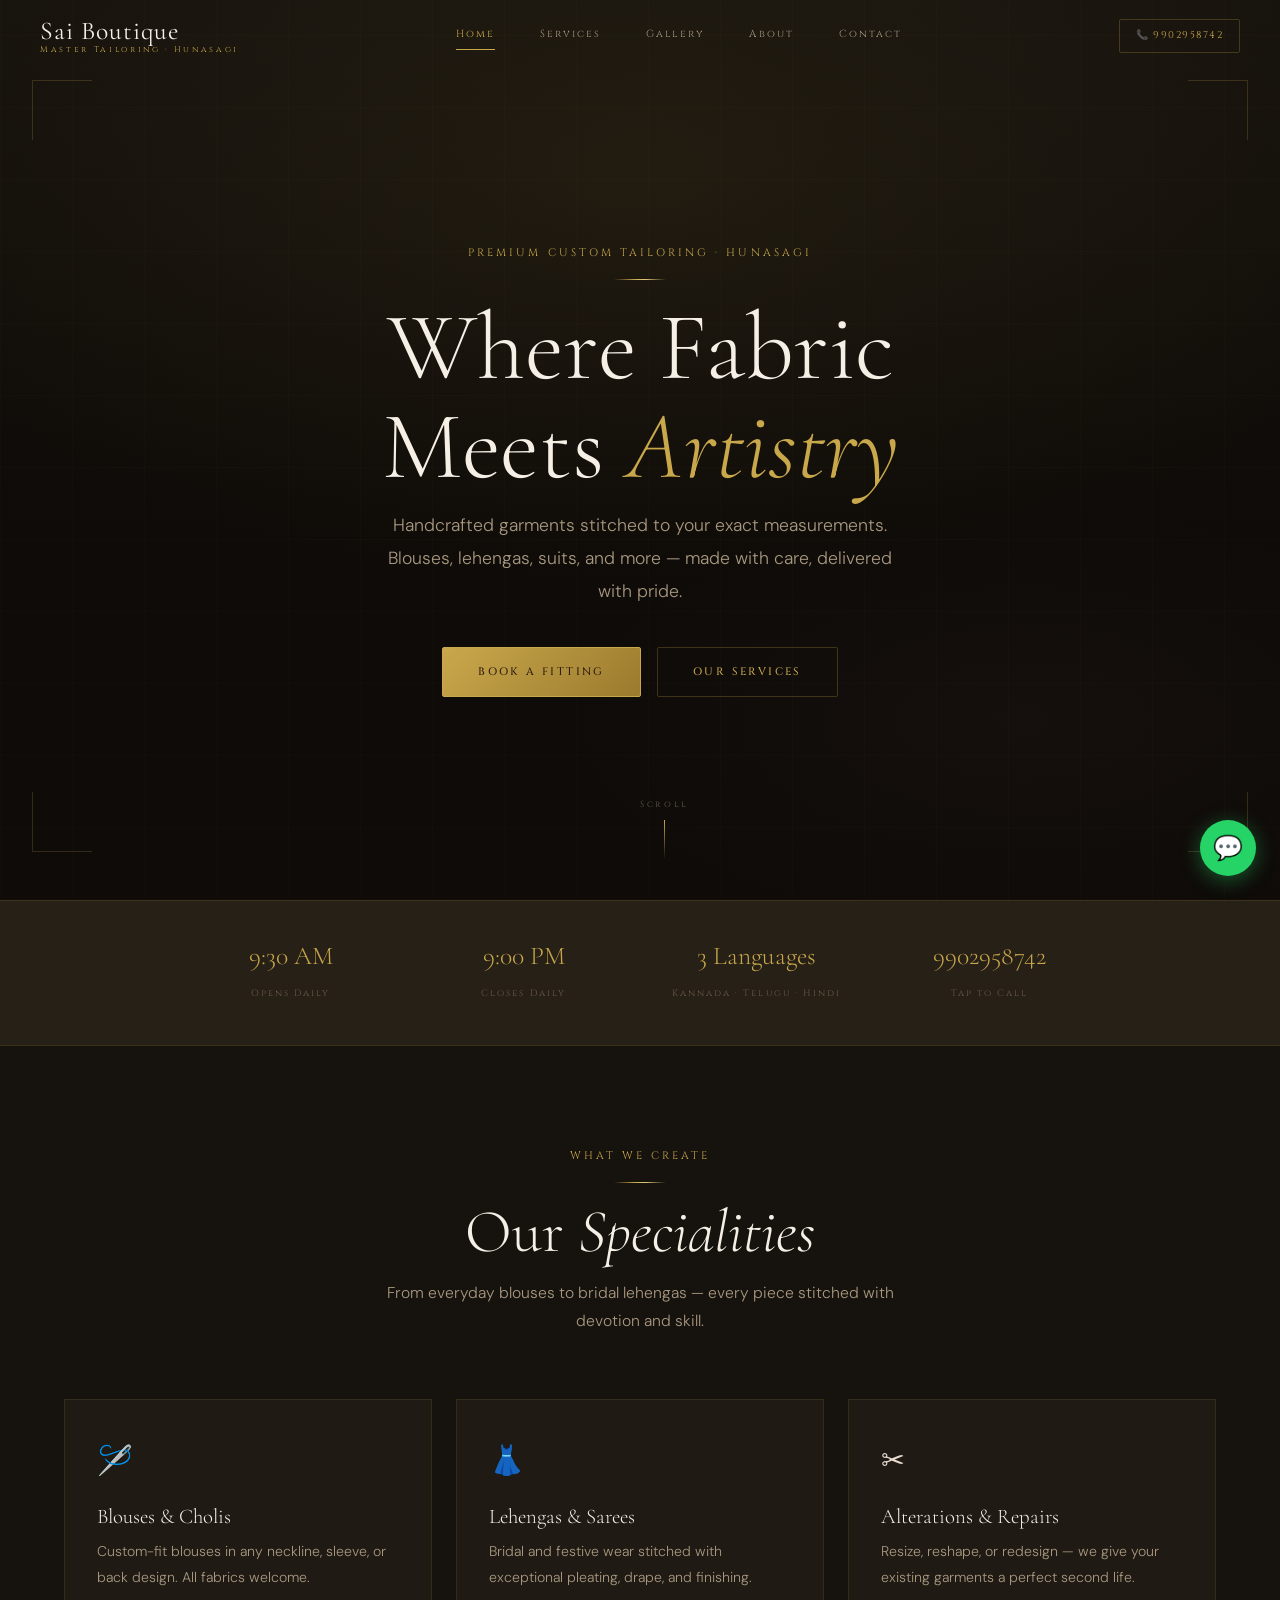
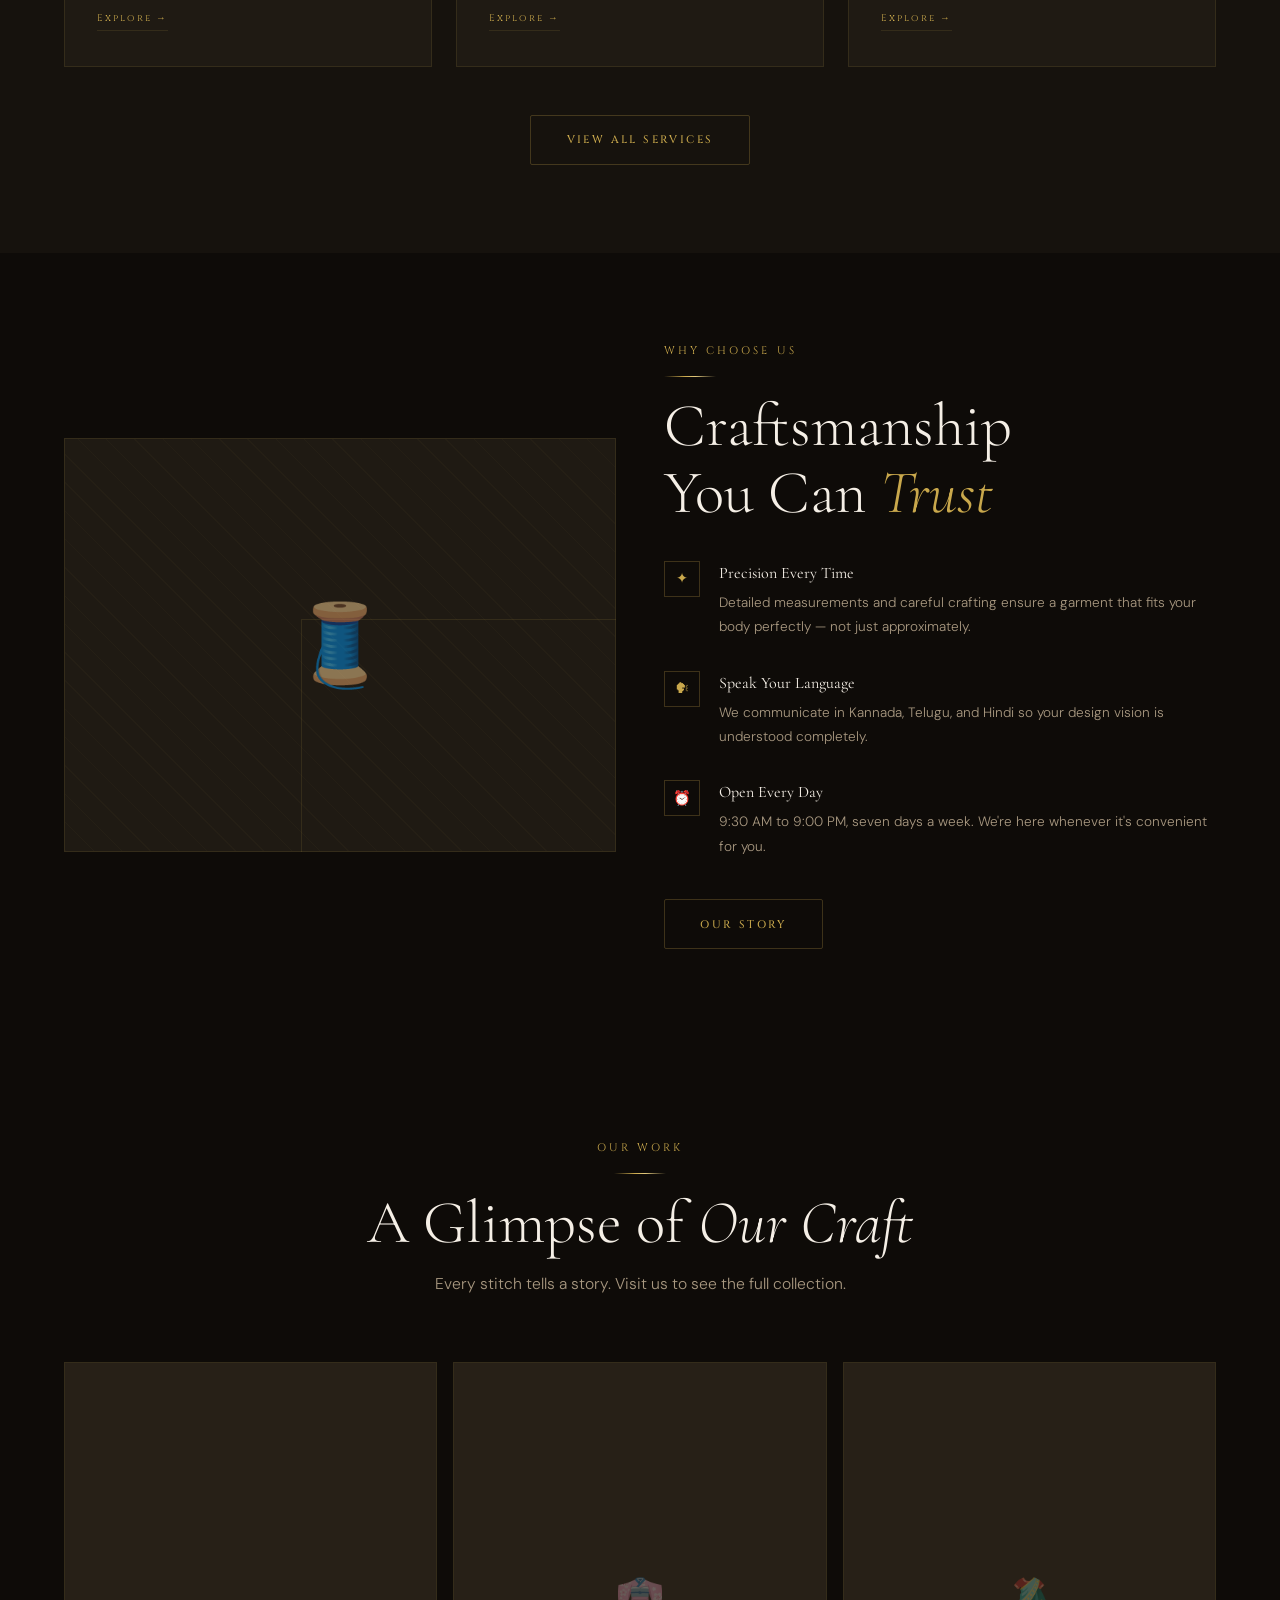
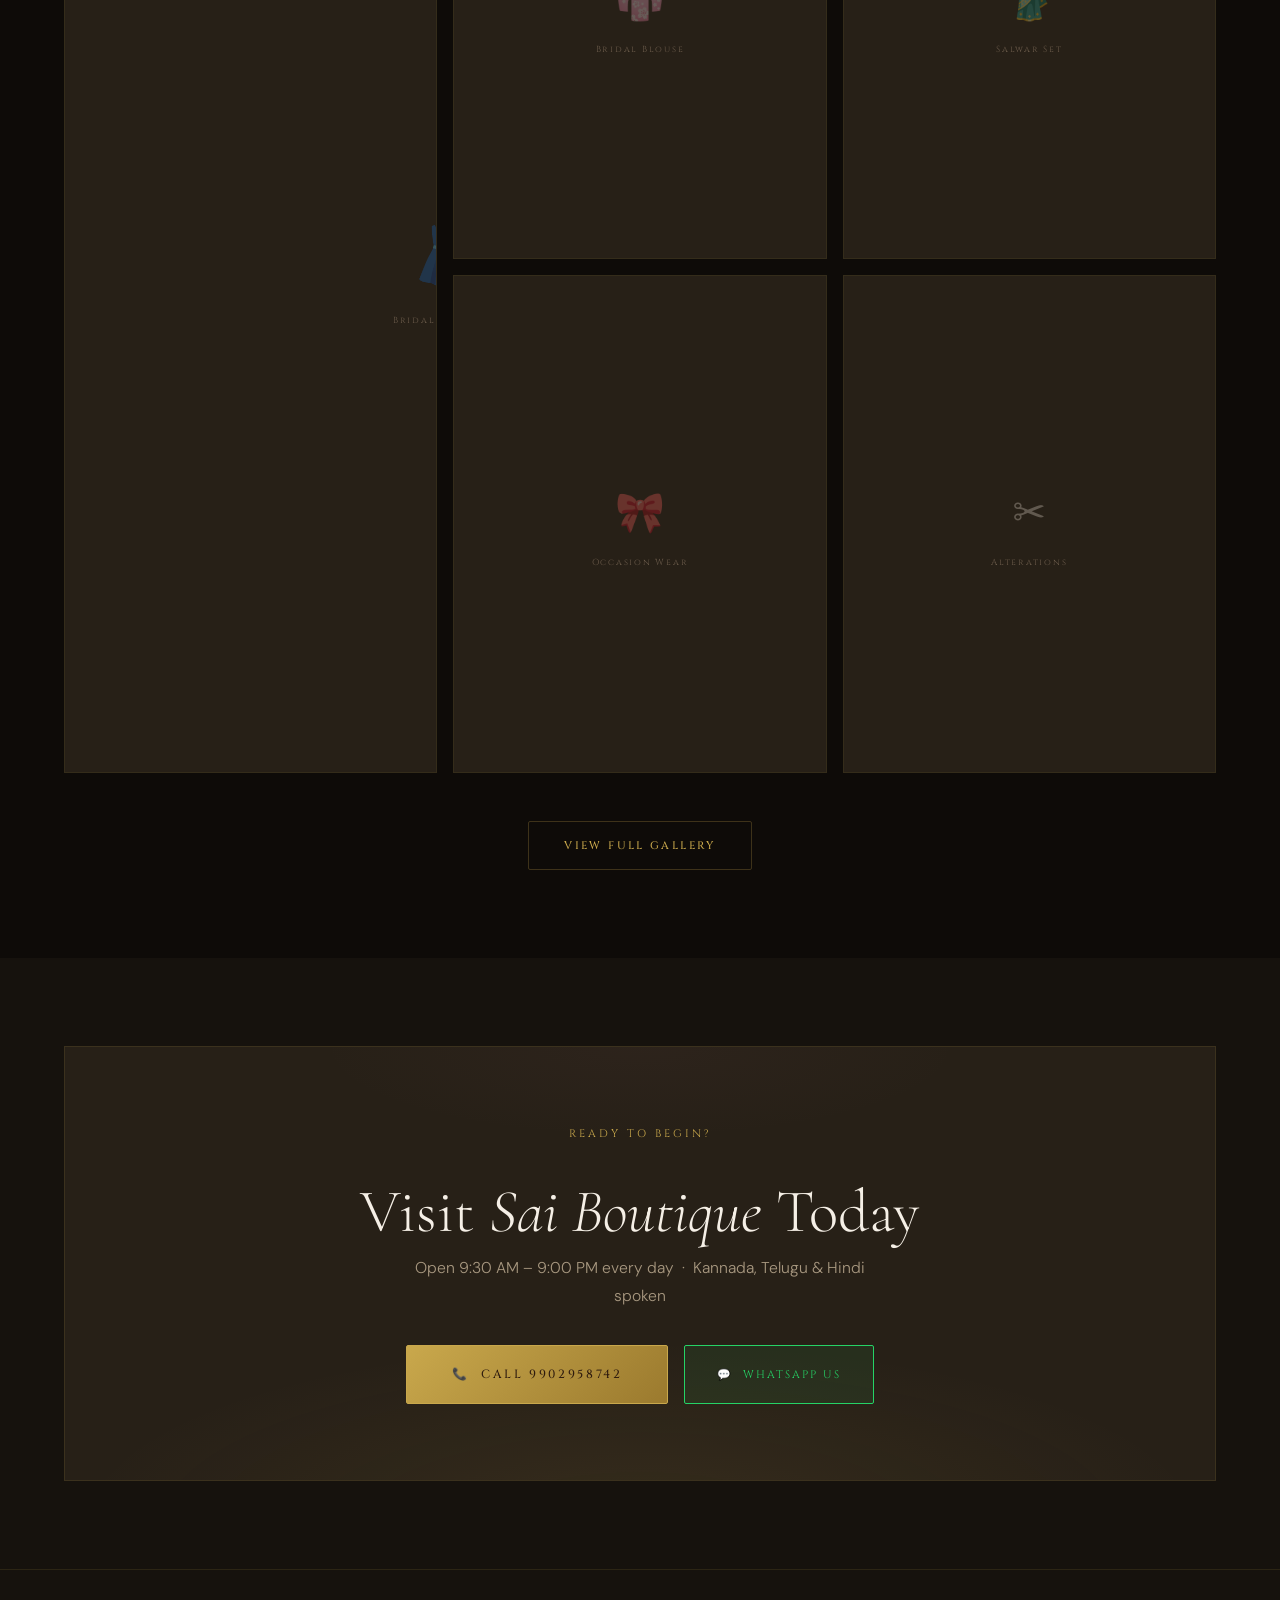
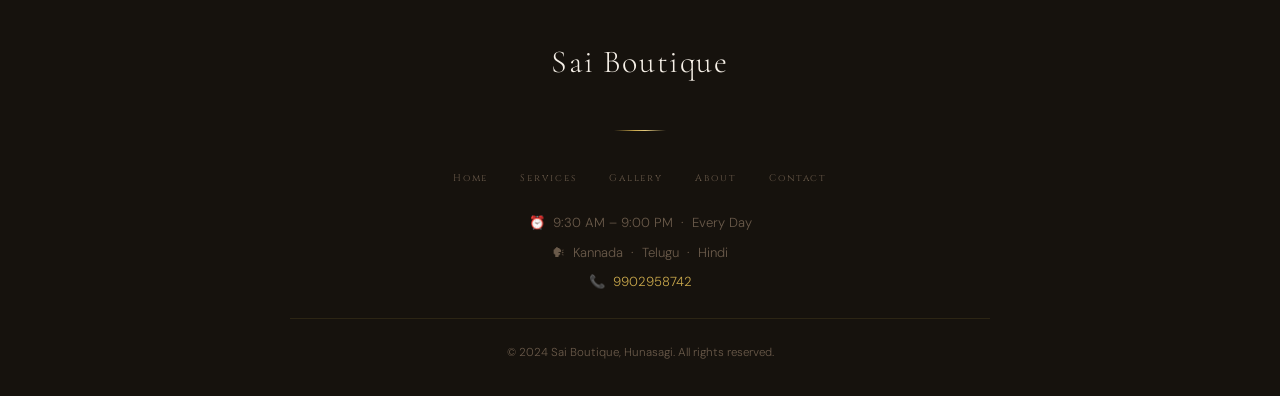
<file: index.html>
<!DOCTYPE html>
<html lang="en">
<head>
  <meta charset="UTF-8" />
  <meta name="viewport" content="width=device-width, initial-scale=1.0" />
  <title>Sai Boutique — Premium Tailoring, Hunasagi</title>
  <meta name="description" content="Sai Boutique — custom tailoring for blouses, lehengas, suits & more in Hunasagi. Open 9:30 AM–9 PM. Call 9902958742. Kannada, Telugu & Hindi spoken." />
  <link rel="stylesheet" href="assets/css/design-system.css" />
  <link rel="stylesheet" href="assets/css/components.css" />
  <style>

    /* ── HERO ─────────────────────────────────────── */
    .hero {
      position: relative;
      min-height: 100svh;
      display: flex;
      align-items: center;
      justify-content: center;
      text-align: center;
      padding: calc(var(--nav-height) + 3rem) var(--gutter) 5rem;
      overflow: hidden;
    }
    .hero__bg {
      position: absolute; inset: 0;
      background:
        radial-gradient(ellipse 100% 70% at 50% 20%, rgba(201,168,76,0.08) 0%, transparent 65%),
        radial-gradient(ellipse 60% 40% at 80% 80%, rgba(154,96,112,0.05) 0%, transparent 60%),
        linear-gradient(180deg, var(--bg-secondary) 0%, var(--bg-primary) 60%);
    }
    .hero__grid {
      position: absolute; inset: 0;
      background-image:
        repeating-linear-gradient(0deg,   rgba(201,168,76,0.02) 0, rgba(201,168,76,0.02) 1px, transparent 0, transparent 72px),
        repeating-linear-gradient(90deg,  rgba(201,168,76,0.02) 0, rgba(201,168,76,0.02) 1px, transparent 0, transparent 72px);
    }
    .hero__corner {
      position: absolute;
      width: 60px; height: 60px;
      border-color: rgba(201,168,76,0.2);
      border-style: solid;
    }
    .hero__corner--tl { top: 5rem; left: 2rem; border-width: 1px 0 0 1px; }
    .hero__corner--tr { top: 5rem; right: 2rem; border-width: 1px 1px 0 0; }
    .hero__corner--bl { bottom: 3rem; left: 2rem; border-width: 0 0 1px 1px; }
    .hero__corner--br { bottom: 3rem; right: 2rem; border-width: 0 1px 1px 0; }

    .hero__content {
      position: relative;
      z-index: 1;
      max-width: 800px;
    }

    /* Staggered hero animations */
    .hero__eyebrow {
      animation: fadeUp 0.9s 0.15s var(--ease-out) both;
    }
    .hero__rule    { animation: fadeUp 0.9s 0.25s var(--ease-out) both; }
    .hero__heading { animation: fadeUp 0.9s 0.35s var(--ease-out) both; margin: 1.2rem 0 0.8rem; }
    .hero__sub     { animation: fadeUp 0.9s 0.5s var(--ease-out) both; }
    .hero__actions { animation: fadeUp 0.9s 0.65s var(--ease-out) both; margin-top: 2.5rem; }
    .hero__scroll  { animation: fadeUp 0.9s 0.8s var(--ease-out) both; }

    @keyframes fadeUp {
      from { opacity: 0; transform: translateY(30px); }
      to   { opacity: 1; transform: translateY(0); }
    }

    .hero__sub {
      font-size: clamp(0.95rem, 2.5vw, 1.1rem);
      color: var(--text-secondary);
      max-width: 520px;
      margin-inline: auto;
      line-height: 1.85;
    }
    .hero__actions {
      display: flex;
      gap: 1rem;
      justify-content: center;
      flex-wrap: wrap;
    }
    .hero__scroll-indicator {
      position: absolute;
      bottom: 2.5rem;
      left: 50%;
      transform: translateX(-50%);
      display: flex;
      flex-direction: column;
      align-items: center;
      gap: 0.5rem;
      animation: fadeUp 0.9s 0.8s var(--ease-out) both;
    }
    .hero__scroll-text {
      font-family: var(--font-label);
      font-size: 0.55rem;
      letter-spacing: 0.3em;
      color: var(--text-muted);
    }
    .hero__scroll-line {
      width: 1px;
      height: 40px;
      background: linear-gradient(180deg, var(--gold), transparent);
      animation: scrollLine 1.8s 1.5s ease-in-out infinite;
    }
    @keyframes scrollLine {
      0%   { transform: scaleY(0); transform-origin: top; opacity: 1; }
      50%  { transform: scaleY(1); transform-origin: top; opacity: 1; }
      51%  { transform: scaleY(1); transform-origin: bottom; }
      100% { transform: scaleY(0); transform-origin: bottom; opacity: 0; }
    }

    /* ── GALLERY PREVIEW (homepage) ──────────────── */
    .gallery-preview {
      display: grid;
      grid-template-columns: repeat(2, 1fr);
      gap: 1rem;
    }
    @media (min-width: 768px) { .gallery-preview { grid-template-columns: repeat(3, 1fr); } }

    .gallery-preview__item {
      position: relative;
      overflow: hidden;
      background: var(--bg-surface);
      border: 1px solid var(--border);
      cursor: pointer;
    }
    .gallery-preview__item:first-child {
      grid-column: 1 / -1;
    }
    @media (min-width: 768px) {
      .gallery-preview__item:first-child { grid-column: 1 / 2; grid-row: 1 / 3; }
    }
    .gallery-preview__inner {
      aspect-ratio: 3/4;
      display: flex; align-items: center; justify-content: center;
      flex-direction: column; gap: 0.5rem;
      font-size: 2rem;
      transition: transform 0.6s var(--ease-out);
      background: var(--bg-elevated);
    }
    .gallery-preview__item:first-child .gallery-preview__inner { aspect-ratio: 3/2; }
    @media (min-width: 768px) {
      .gallery-preview__item:first-child .gallery-preview__inner { aspect-ratio: 3/4; height: 100%; }
    }
    .gallery-preview__item:hover .gallery-preview__inner { transform: scale(1.04); }
    .gallery-preview__label {
      font-family: var(--font-label);
      font-size: 0.55rem;
      letter-spacing: 0.2em;
      color: var(--text-muted);
    }
    .gallery-preview__overlay {
      position: absolute; inset: 0;
      background: rgba(14,11,8,0.55);
      display: flex; align-items: center; justify-content: center;
      opacity: 0; transition: opacity var(--transition);
    }
    .gallery-preview__overlay span {
      font-family: var(--font-label);
      font-size: 0.62rem;
      letter-spacing: 0.25em;
      color: var(--gold-light);
      border-bottom: 1px solid var(--gold-medium);
      padding-bottom: 2px;
    }
    .gallery-preview__item:hover .gallery-preview__overlay { opacity: 1; }
  </style>
</head>
<body>

  <!-- ══ NAVBAR ══ -->
  <nav class="navbar" id="navbar">
    <div class="navbar__inner">
      <a href="index.html" class="navbar__logo">
        <span class="navbar__logo-name">Sai Boutique</span>
        <span class="navbar__logo-sub">Master Tailoring · Hunasagi</span>
      </a>
      <nav class="navbar__links">
        <a href="index.html" class="is-active">Home</a>
        <a href="services.html">Services</a>
        <a href="gallery.html">Gallery</a>
        <a href="about.html">About</a>
        <a href="contact.html">Contact</a>
      </nav>
      <a href="tel:9902958742" class="navbar__phone">📞 9902958742</a>
      <button class="navbar__hamburger" aria-label="Open menu">
        <span></span><span></span><span></span>
      </button>
    </div>
  </nav>

  <!-- ══ MOBILE NAV ══ -->
  <div class="mobile-nav" aria-hidden="true">
    <a href="index.html" class="mobile-nav__link">Home</a>
    <a href="services.html" class="mobile-nav__link">Services</a>
    <a href="gallery.html" class="mobile-nav__link">Gallery</a>
    <a href="about.html" class="mobile-nav__link">About</a>
    <a href="contact.html" class="mobile-nav__link">Contact</a>
    <div class="mobile-nav__footer">
      <div class="t-label" style="margin-bottom:0.6rem;font-size:0.55rem;">Call Us Now</div>
      <a href="tel:9902958742" class="mobile-nav__footer-phone">9902958742</a>
      <div class="mobile-nav__footer-hours">9:30 AM – 9:00 PM &nbsp;·&nbsp; Every Day</div>
    </div>
  </div>

  <!-- ══ HERO ══ -->
  <section class="hero">
    <div class="hero__bg"></div>
    <div class="hero__grid"></div>
    <div class="hero__corner hero__corner--tl"></div>
    <div class="hero__corner hero__corner--tr"></div>
    <div class="hero__corner hero__corner--bl"></div>
    <div class="hero__corner hero__corner--br"></div>

    <div class="hero__content">
      <p class="t-label hero__eyebrow">Premium Custom Tailoring · Hunasagi</p>
      <span class="gold-rule hero__rule"></span>
      <h1 class="hero__heading">
        Where Fabric<br>
        Meets <em style="color:var(--gold);">Artistry</em>
      </h1>
      <p class="hero__sub">
        Handcrafted garments stitched to your exact measurements. Blouses, lehengas, suits, and more — made with care, delivered with pride.
      </p>
      <div class="hero__actions">
        <a href="contact.html" class="btn btn--primary"><span>Book a Fitting</span></a>
        <a href="services.html" class="btn btn--outline"><span>Our Services</span></a>
      </div>
    </div>

    <div class="hero__scroll-indicator">
      <span class="hero__scroll-text">Scroll</span>
      <div class="hero__scroll-line"></div>
    </div>
  </section>

  <!-- ══ TRUST STRIP ══ -->
  <div class="trust-strip reveal">
    <div class="trust-strip__grid">
      <div class="trust-item">
        <span class="trust-item__value">9:30 AM</span>
        <span class="trust-item__label">Opens Daily</span>
      </div>
      <div class="trust-item">
        <span class="trust-item__value">9:00 PM</span>
        <span class="trust-item__label">Closes Daily</span>
      </div>
      <div class="trust-item">
        <span class="trust-item__value">3 Languages</span>
        <span class="trust-item__label">Kannada · Telugu · Hindi</span>
      </div>
      <div class="trust-item">
        <a href="tel:9902958742" style="text-decoration:none;">
          <span class="trust-item__value" style="color:var(--gold);">9902958742</span>
          <span class="trust-item__label">Tap to Call</span>
        </a>
      </div>
    </div>
  </div>

  <!-- ══ SERVICES TEASER ══ -->
  <section class="section section--dark">
    <div class="container">
      <div class="section-head reveal">
        <p class="t-label">What We Create</p>
        <span class="gold-rule"></span>
        <h2>Our <em>Specialities</em></h2>
        <p>From everyday blouses to bridal lehengas — every piece stitched with devotion and skill.</p>
      </div>
      <div class="services-grid">
        <div class="service-card reveal reveal-delay-1">
          <span class="service-card__icon">🪡</span>
          <h3>Blouses & Cholis</h3>
          <p>Custom-fit blouses in any neckline, sleeve, or back design. All fabrics welcome.</p>
          <a href="services.html" class="service-card__link">Explore →</a>
        </div>
        <div class="service-card reveal reveal-delay-2">
          <span class="service-card__icon">👗</span>
          <h3>Lehengas & Sarees</h3>
          <p>Bridal and festive wear stitched with exceptional pleating, drape, and finishing.</p>
          <a href="services.html" class="service-card__link">Explore →</a>
        </div>
        <div class="service-card reveal reveal-delay-3">
          <span class="service-card__icon">✂️</span>
          <h3>Alterations & Repairs</h3>
          <p>Resize, reshape, or redesign — we give your existing garments a perfect second life.</p>
          <a href="services.html" class="service-card__link">Explore →</a>
        </div>
      </div>
      <div style="text-align:center;margin-top:3rem;" class="reveal">
        <a href="services.html" class="btn btn--outline"><span>View All Services</span></a>
      </div>
    </div>
  </section>

  <!-- ══ WHY CHOOSE US ══ -->
  <section class="section">
    <div class="container">
      <div class="split-layout">
        <div class="split-layout__visual reveal">
          <div class="split-layout__image-box">
            <span style="position:relative;z-index:1;font-size:5rem;opacity:0.5;">🧵</span>
          </div>
          <div class="split-layout__accent"></div>
        </div>
        <div class="reveal reveal-delay-2">
          <p class="t-label">Why Choose Us</p>
          <span class="gold-rule gold-rule--left"></span>
          <h2>Craftsmanship<br>You Can <em style="color:var(--gold);">Trust</em></h2>
          <div class="why-list">
            <div class="why-item">
              <div class="why-item__icon">✦</div>
              <div>
                <h4>Precision Every Time</h4>
                <p>Detailed measurements and careful crafting ensure a garment that fits your body perfectly — not just approximately.</p>
              </div>
            </div>
            <div class="why-item">
              <div class="why-item__icon">🗣</div>
              <div>
                <h4>Speak Your Language</h4>
                <p>We communicate in Kannada, Telugu, and Hindi so your design vision is understood completely.</p>
              </div>
            </div>
            <div class="why-item">
              <div class="why-item__icon">⏰</div>
              <div>
                <h4>Open Every Day</h4>
                <p>9:30 AM to 9:00 PM, seven days a week. We're here whenever it's convenient for you.</p>
              </div>
            </div>
          </div>
          <div style="margin-top:2.5rem;">
            <a href="about.html" class="btn btn--outline"><span>Our Story</span></a>
          </div>
        </div>
      </div>
    </div>
  </section>

  <!-- ══ GALLERY PREVIEW ══ -->
  <section class="section">
    <div class="container">
      <div class="section-head reveal">
        <p class="t-label">Our Work</p>
        <span class="gold-rule"></span>
        <h2>A Glimpse of <em>Our Craft</em></h2>
        <p>Every stitch tells a story. Visit us to see the full collection.</p>
      </div>
      <div class="gallery-preview reveal">
        <a href="gallery.html" class="gallery-preview__item">
          <div class="gallery-preview__inner">
            <span style="font-size:3.5rem;opacity:0.3;">👗</span>
            <span class="gallery-preview__label">Bridal Lehenga</span>
          </div>
          <div class="gallery-preview__overlay"><span>View Gallery</span></div>
        </a>
        <a href="gallery.html" class="gallery-preview__item">
          <div class="gallery-preview__inner">
            <span style="font-size:2.5rem;opacity:0.3;">👘</span>
            <span class="gallery-preview__label">Bridal Blouse</span>
          </div>
          <div class="gallery-preview__overlay"><span>View</span></div>
        </a>
        <a href="gallery.html" class="gallery-preview__item">
          <div class="gallery-preview__inner">
            <span style="font-size:2.5rem;opacity:0.3;">🥻</span>
            <span class="gallery-preview__label">Salwar Set</span>
          </div>
          <div class="gallery-preview__overlay"><span>View</span></div>
        </a>
        <a href="gallery.html" class="gallery-preview__item">
          <div class="gallery-preview__inner">
            <span style="font-size:2.5rem;opacity:0.3;">🎀</span>
            <span class="gallery-preview__label">Occasion Wear</span>
          </div>
          <div class="gallery-preview__overlay"><span>View</span></div>
        </a>
        <a href="gallery.html" class="gallery-preview__item">
          <div class="gallery-preview__inner">
            <span style="font-size:2.5rem;opacity:0.3;">✂️</span>
            <span class="gallery-preview__label">Alterations</span>
          </div>
          <div class="gallery-preview__overlay"><span>View</span></div>
        </a>
      </div>
      <div style="text-align:center;margin-top:3rem;" class="reveal">
        <a href="gallery.html" class="btn btn--outline"><span>View Full Gallery</span></a>
      </div>
    </div>
  </section>

  <!-- ══ CTA BANNER ══ -->
  <section class="section section--dark">
    <div class="container">
      <div class="cta-banner reveal">
        <p class="t-label">Ready to Begin?</p>
        <h2>Visit <em>Sai Boutique</em> Today</h2>
        <p>Open 9:30 AM – 9:00 PM every day &nbsp;·&nbsp; Kannada, Telugu & Hindi spoken</p>
        <div class="cta-banner__actions">
          <a href="tel:9902958742" class="btn btn--primary btn--lg"><span>📞 &nbsp;Call 9902958742</span></a>
          <a href="https://wa.me/919902958742" class="btn--whatsapp" target="_blank" rel="noopener">💬 &nbsp;WhatsApp Us</a>
        </div>
      </div>
    </div>
  </section>

  <!-- ══ FOOTER ══ -->
  <footer class="footer">
    <div class="footer__inner">
      <div class="footer__logo">Sai Boutique</div>
      <span class="gold-rule"></span>
      <nav class="footer__links">
        <a href="index.html">Home</a>
        <a href="services.html">Services</a>
        <a href="gallery.html">Gallery</a>
        <a href="about.html">About</a>
        <a href="contact.html">Contact</a>
      </nav>
      <div class="footer__contact">
        <span>⏰ &nbsp;9:30 AM – 9:00 PM &nbsp;·&nbsp; Every Day</span>
        <span>🗣 &nbsp;Kannada &nbsp;·&nbsp; Telugu &nbsp;·&nbsp; Hindi</span>
        <a href="tel:9902958742">📞 &nbsp;9902958742</a>
      </div>
      <p class="footer__copy">© 2024 Sai Boutique, Hunasagi. All rights reserved.</p>
    </div>
  </footer>

  <!-- WhatsApp Float -->
  <a href="https://wa.me/919902958742" class="wa-float" target="_blank" rel="noopener" aria-label="Chat on WhatsApp">💬</a>

  <script src="assets/js/main.js"></script>
</body>
</html>
</file>
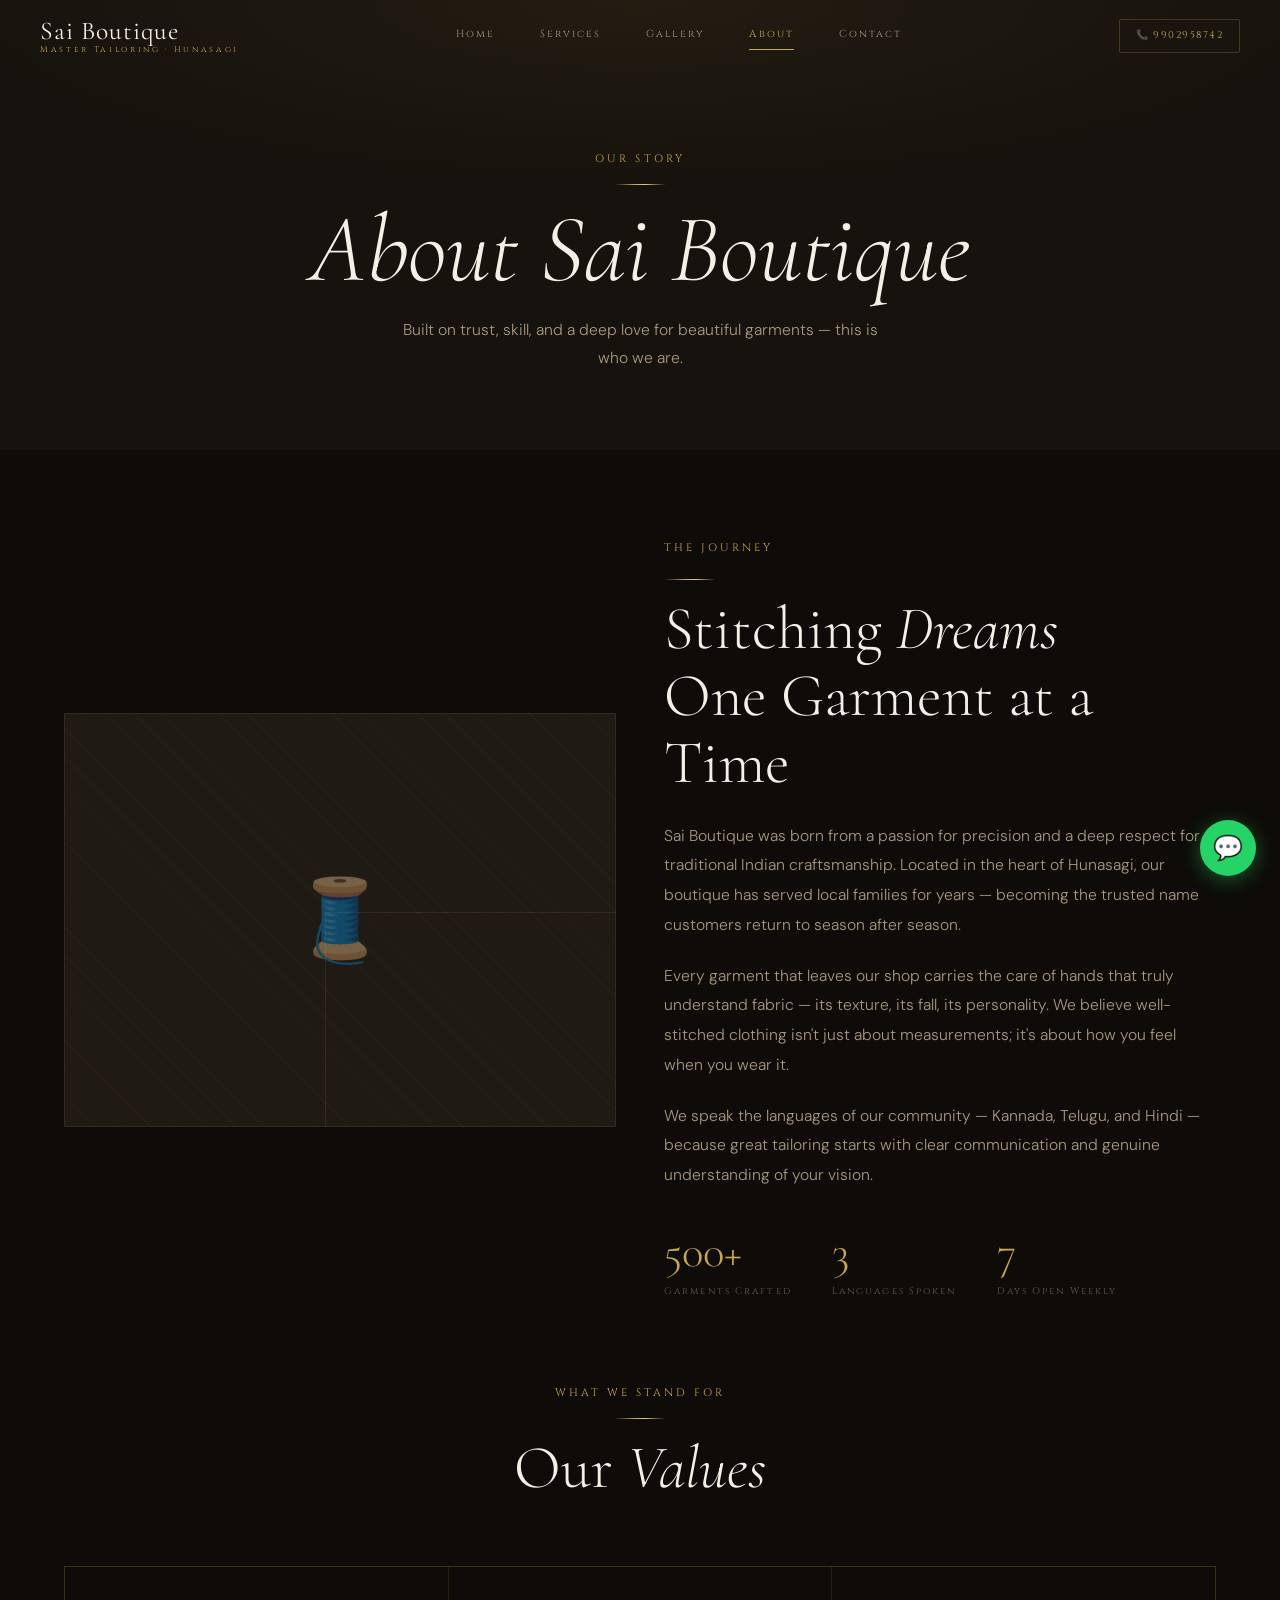
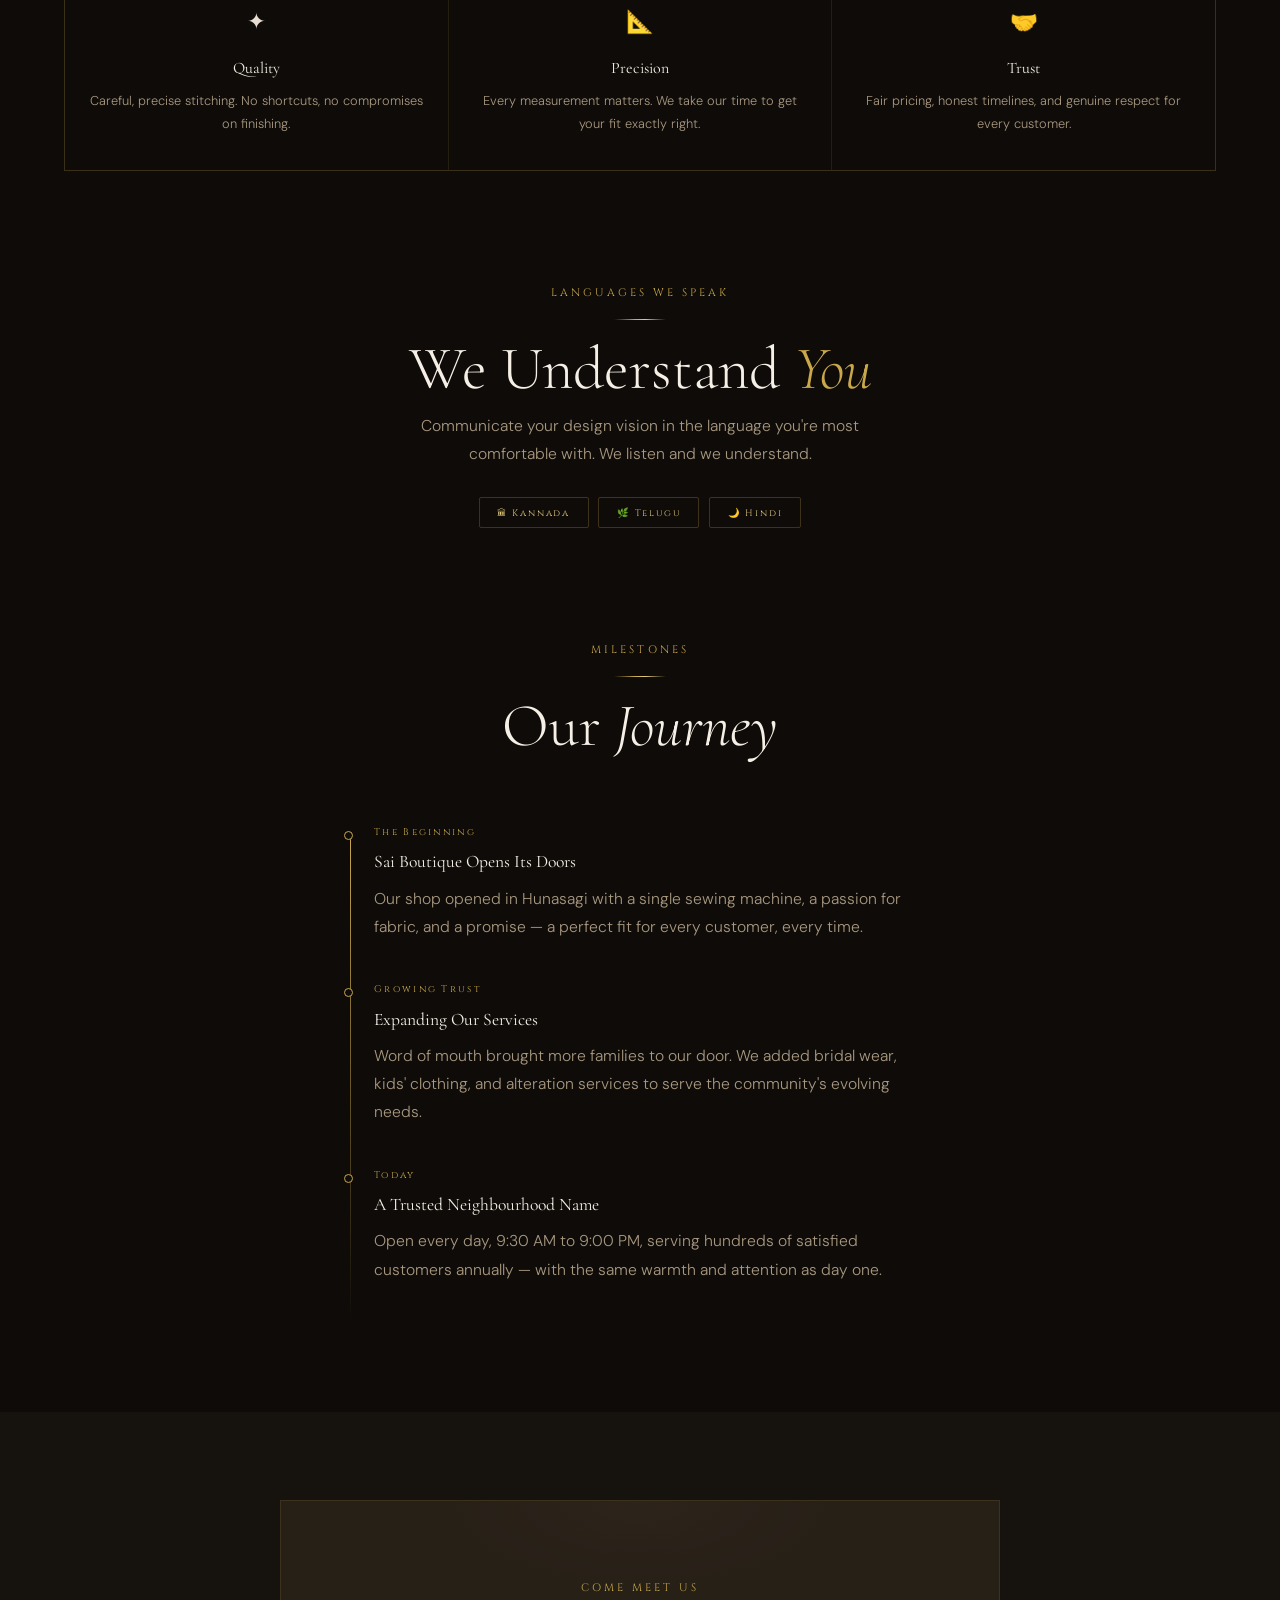
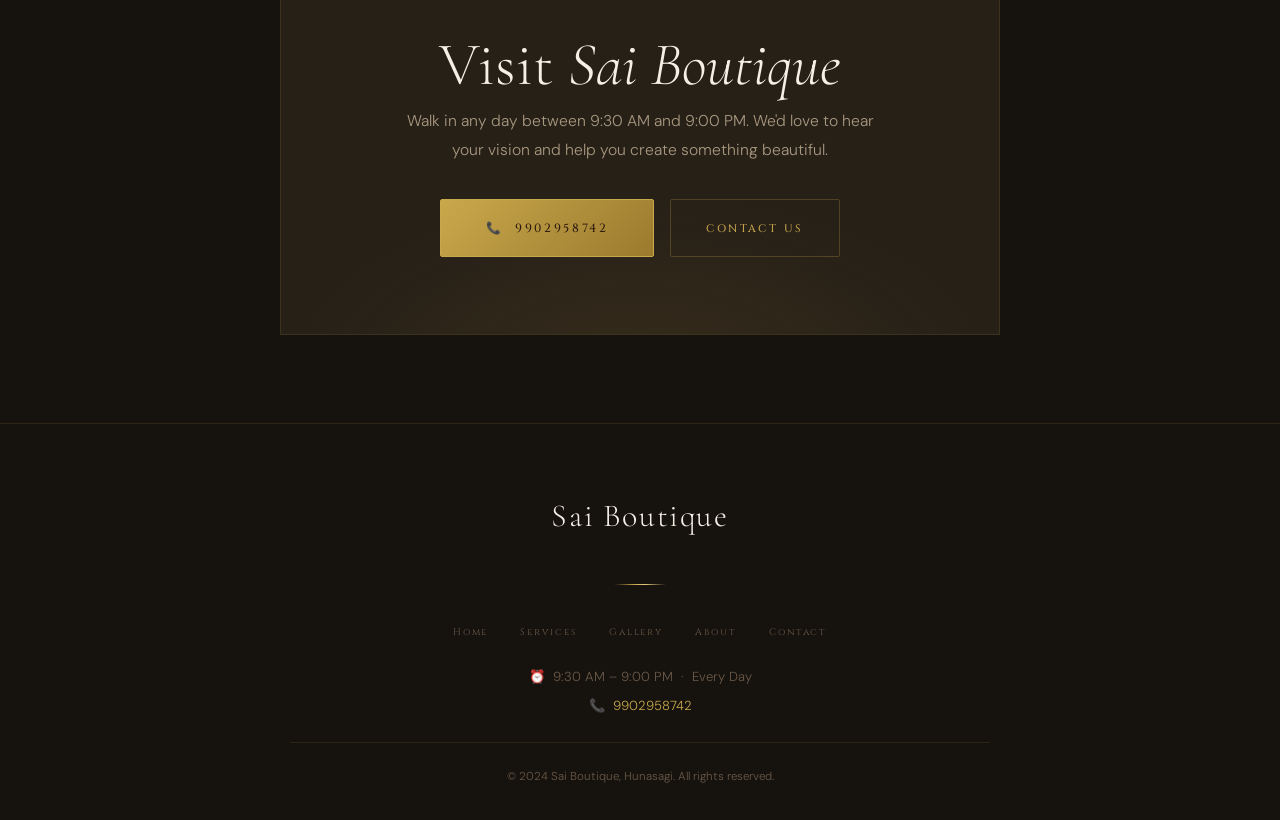
<file: about.html>
<!DOCTYPE html>
<html lang="en">
<head>
  <meta charset="UTF-8" />
  <meta name="viewport" content="width=device-width, initial-scale=1.0" />
  <title>About — Sai Boutique Hunasagi</title>
  <meta name="description" content="The story behind Sai Boutique — a trusted tailoring shop in Hunasagi serving local families with skill, trust and care. Call 9902958742." />
  <link rel="stylesheet" href="assets/css/design-system.css" />
  <link rel="stylesheet" href="assets/css/components.css" />
  <style>
    .about-image-box {
      background: var(--bg-surface);
      border: 1px solid var(--border);
      aspect-ratio: 4/3;
      display: flex; align-items: center; justify-content: center;
      font-size: 5rem;
      position: relative; overflow: hidden;
    }
    .about-image-box::after {
      content: '';
      position: absolute; inset: 0;
      background-image: repeating-linear-gradient(
        45deg,
        rgba(201,168,76,0.03) 0, rgba(201,168,76,0.03) 1px,
        transparent 0, transparent 20px
      );
    }
    .about-image-box span { position: relative; z-index: 1; opacity: 0.4; }
    .about-image-accent {
      position: absolute;
      bottom: -0.8rem; right: -0.8rem;
      width: 55%; height: 55%;
      border: 1px solid var(--gold-subtle);
      pointer-events: none;
    }
    .story-text p { margin-bottom: 1.3rem; line-height: 1.9; }
  </style>
</head>
<body>

  <nav class="navbar" id="navbar">
    <div class="navbar__inner">
      <a href="index.html" class="navbar__logo">
        <span class="navbar__logo-name">Sai Boutique</span>
        <span class="navbar__logo-sub">Master Tailoring · Hunasagi</span>
      </a>
      <nav class="navbar__links">
        <a href="index.html">Home</a>
        <a href="services.html">Services</a>
        <a href="gallery.html">Gallery</a>
        <a href="about.html" class="is-active">About</a>
        <a href="contact.html">Contact</a>
      </nav>
      <a href="tel:9902958742" class="navbar__phone">📞 9902958742</a>
      <button class="navbar__hamburger" aria-label="Open menu"><span></span><span></span><span></span></button>
    </div>
  </nav>
  <div class="mobile-nav">
    <a href="index.html" class="mobile-nav__link">Home</a>
    <a href="services.html" class="mobile-nav__link">Services</a>
    <a href="gallery.html" class="mobile-nav__link">Gallery</a>
    <a href="about.html" class="mobile-nav__link is-active">About</a>
    <a href="contact.html" class="mobile-nav__link">Contact</a>
    <div class="mobile-nav__footer">
      <div class="t-label" style="font-size:0.55rem;margin-bottom:0.6rem;">Call Us Now</div>
      <a href="tel:9902958742" class="mobile-nav__footer-phone">9902958742</a>
      <div class="mobile-nav__footer-hours">9:30 AM – 9:00 PM · Every Day</div>
    </div>
  </div>

  <!-- PAGE HERO -->
  <div class="page-hero">
    <p class="t-label reveal">Our Story</p>
    <span class="gold-rule reveal"></span>
    <h1 class="reveal">About <em>Sai Boutique</em></h1>
    <p class="reveal" style="max-width:480px;margin:1rem auto 0;">Built on trust, skill, and a deep love for beautiful garments — this is who we are.</p>
  </div>

  <!-- STORY SECTION -->
  <section class="section">
    <div class="container">
      <div class="split-layout" style="margin-bottom:5rem;">
        <div class="split-layout__visual reveal">
          <div class="about-image-box"><span>🧵</span></div>
          <div class="about-image-accent"></div>
        </div>
        <div class="story-text reveal reveal-delay-2">
          <p class="t-label">The Journey</p>
          <span class="gold-rule gold-rule--left"></span>
          <h2 style="margin-bottom:1.5rem;">Stitching <em>Dreams</em><br>One Garment at a Time</h2>
          <p>Sai Boutique was born from a passion for precision and a deep respect for traditional Indian craftsmanship. Located in the heart of Hunasagi, our boutique has served local families for years — becoming the trusted name customers return to season after season.</p>
          <p>Every garment that leaves our shop carries the care of hands that truly understand fabric — its texture, its fall, its personality. We believe well-stitched clothing isn't just about measurements; it's about how you feel when you wear it.</p>
          <p>We speak the languages of our community — Kannada, Telugu, and Hindi — because great tailoring starts with clear communication and genuine understanding of your vision.</p>

          <div class="stats-row">
            <div class="stat-item">
              <span class="stat-item__number">500+</span>
              <span class="stat-item__label">Garments Crafted</span>
            </div>
            <div class="stat-item">
              <span class="stat-item__number">3</span>
              <span class="stat-item__label">Languages Spoken</span>
            </div>
            <div class="stat-item">
              <span class="stat-item__number">7</span>
              <span class="stat-item__label">Days Open Weekly</span>
            </div>
          </div>
        </div>
      </div>

      <!-- VALUES -->
      <div class="reveal">
        <div class="section-head">
          <p class="t-label">What We Stand For</p>
          <span class="gold-rule"></span>
          <h2>Our <em>Values</em></h2>
        </div>
        <div class="values-strip">
          <div class="value-item">
            <div class="value-item__icon">✦</div>
            <h4>Quality</h4>
            <p>Careful, precise stitching. No shortcuts, no compromises on finishing.</p>
          </div>
          <div class="value-item">
            <div class="value-item__icon">📐</div>
            <h4>Precision</h4>
            <p>Every measurement matters. We take our time to get your fit exactly right.</p>
          </div>
          <div class="value-item">
            <div class="value-item__icon">🤝</div>
            <h4>Trust</h4>
            <p>Fair pricing, honest timelines, and genuine respect for every customer.</p>
          </div>
        </div>
      </div>

      <!-- LANGUAGES -->
      <div class="reveal" style="text-align:center;padding:4rem 0 2rem;">
        <p class="t-label" style="margin-bottom:0.8rem;">Languages We Speak</p>
        <span class="gold-rule"></span>
        <h2 style="margin:1rem 0 0.6rem;">We Understand <em style="color:var(--gold);">You</em></h2>
        <p style="max-width:440px;margin:0 auto 1.8rem;">Communicate your design vision in the language you're most comfortable with. We listen and we understand.</p>
        <div class="lang-badges" style="justify-content:center;">
          <span class="lang-badge">🏛 Kannada</span>
          <span class="lang-badge">🌿 Telugu</span>
          <span class="lang-badge">🌙 Hindi</span>
        </div>
      </div>

      <!-- TIMELINE -->
      <div style="margin-top:5rem;" class="reveal">
        <div class="section-head">
          <p class="t-label">Milestones</p>
          <span class="gold-rule"></span>
          <h2>Our <em>Journey</em></h2>
        </div>
        <div style="max-width:580px;margin:0 auto;">
          <div class="timeline">
            <div class="timeline-item">
              <p class="timeline-item__year">The Beginning</p>
              <h4>Sai Boutique Opens Its Doors</h4>
              <p>Our shop opened in Hunasagi with a single sewing machine, a passion for fabric, and a promise — a perfect fit for every customer, every time.</p>
            </div>
            <div class="timeline-item">
              <p class="timeline-item__year">Growing Trust</p>
              <h4>Expanding Our Services</h4>
              <p>Word of mouth brought more families to our door. We added bridal wear, kids' clothing, and alteration services to serve the community's evolving needs.</p>
            </div>
            <div class="timeline-item">
              <p class="timeline-item__year">Today</p>
              <h4>A Trusted Neighbourhood Name</h4>
              <p>Open every day, 9:30 AM to 9:00 PM, serving hundreds of satisfied customers annually — with the same warmth and attention as day one.</p>
            </div>
          </div>
        </div>
      </div>
    </div>
  </section>

  <!-- FINAL CTA -->
  <section class="section section--dark">
    <div class="container">
      <div class="cta-banner reveal" style="max-width:720px;margin-inline:auto;">
        <p class="t-label">Come Meet Us</p>
        <h2>Visit <em>Sai Boutique</em></h2>
        <p>Walk in any day between 9:30 AM and 9:00 PM. We'd love to hear your vision and help you create something beautiful.</p>
        <div class="cta-banner__actions">
          <a href="tel:9902958742" class="btn btn--primary btn--lg"><span>📞 &nbsp;9902958742</span></a>
          <a href="contact.html" class="btn btn--outline"><span>Contact Us</span></a>
        </div>
      </div>
    </div>
  </section>

  <footer class="footer">
    <div class="footer__inner">
      <div class="footer__logo">Sai Boutique</div>
      <span class="gold-rule"></span>
      <nav class="footer__links">
        <a href="index.html">Home</a>
        <a href="services.html">Services</a>
        <a href="gallery.html">Gallery</a>
        <a href="about.html">About</a>
        <a href="contact.html">Contact</a>
      </nav>
      <div class="footer__contact">
        <span>⏰ &nbsp;9:30 AM – 9:00 PM &nbsp;·&nbsp; Every Day</span>
        <a href="tel:9902958742">📞 &nbsp;9902958742</a>
      </div>
      <p class="footer__copy">© 2024 Sai Boutique, Hunasagi. All rights reserved.</p>
    </div>
  </footer>

  <a href="https://wa.me/919902958742" class="wa-float" target="_blank" rel="noopener" aria-label="WhatsApp">💬</a>
  <script src="assets/js/main.js"></script>
</body>
</html>
</file>
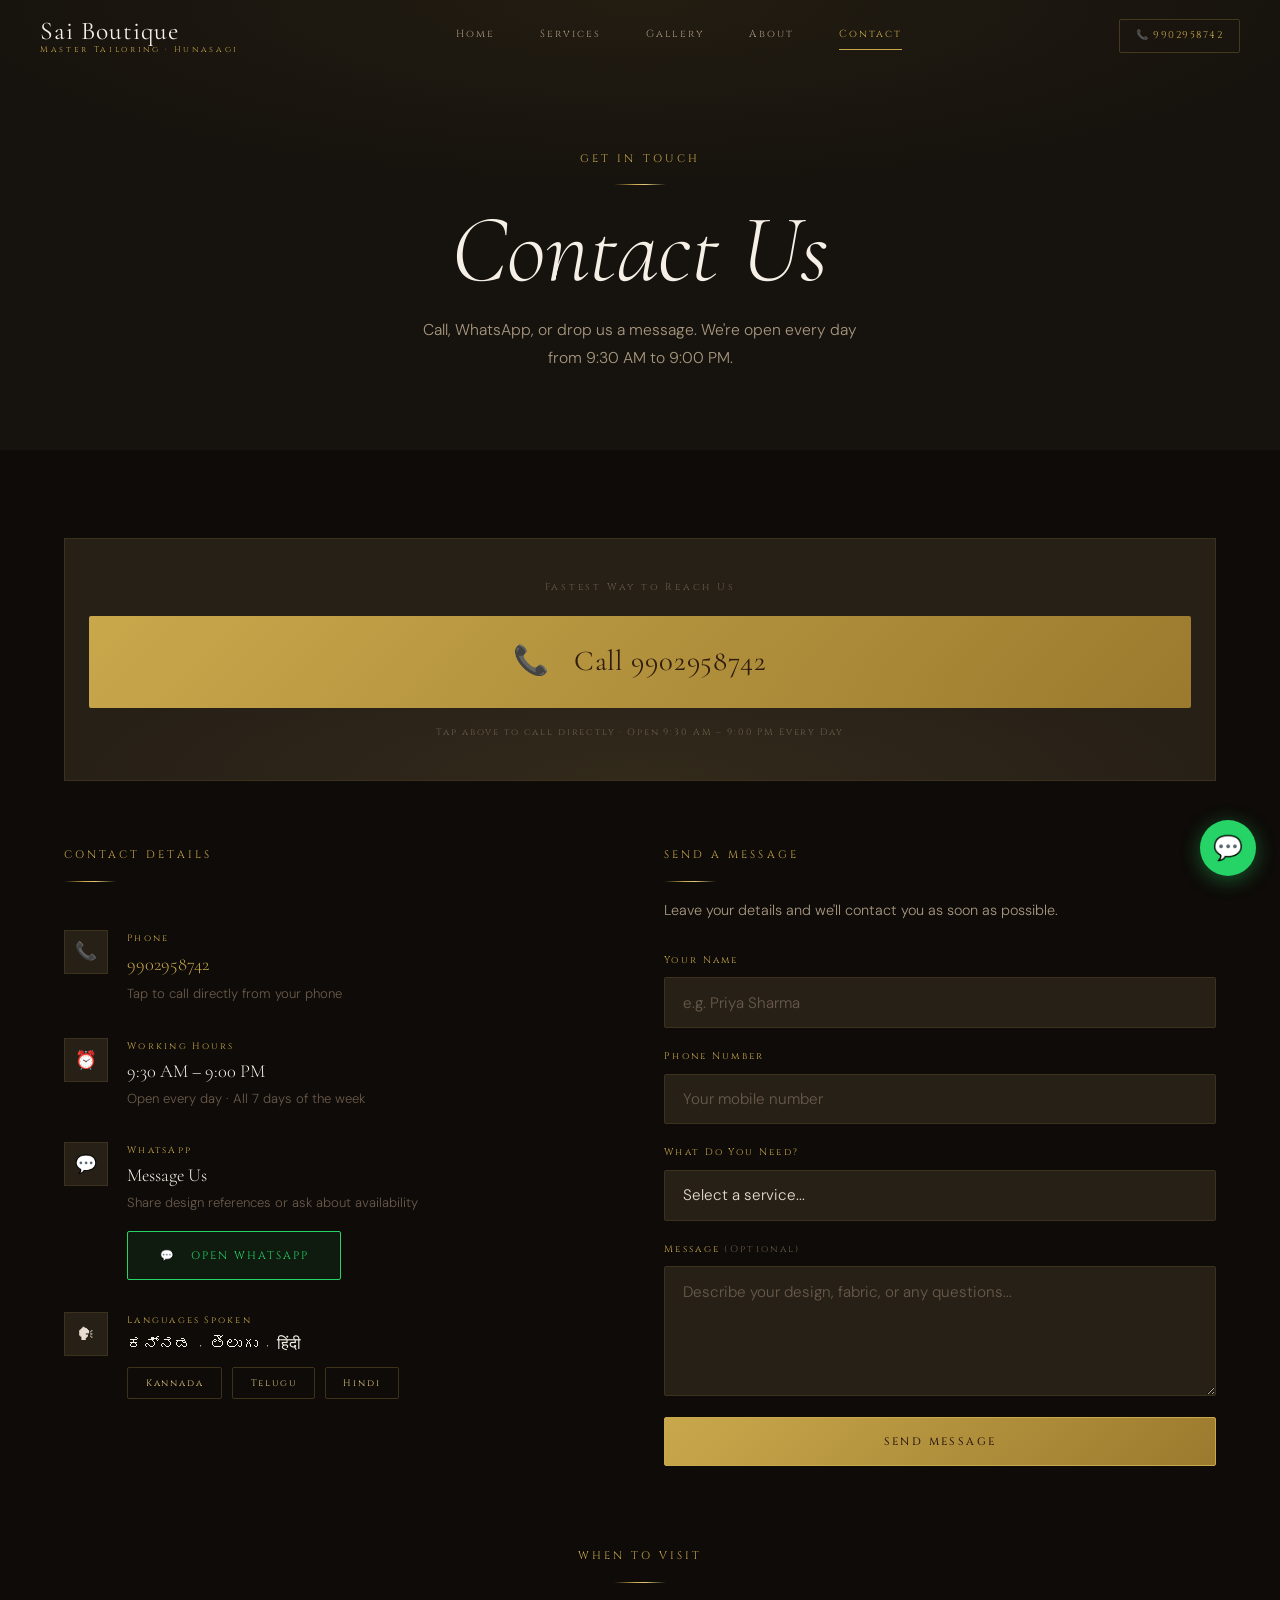
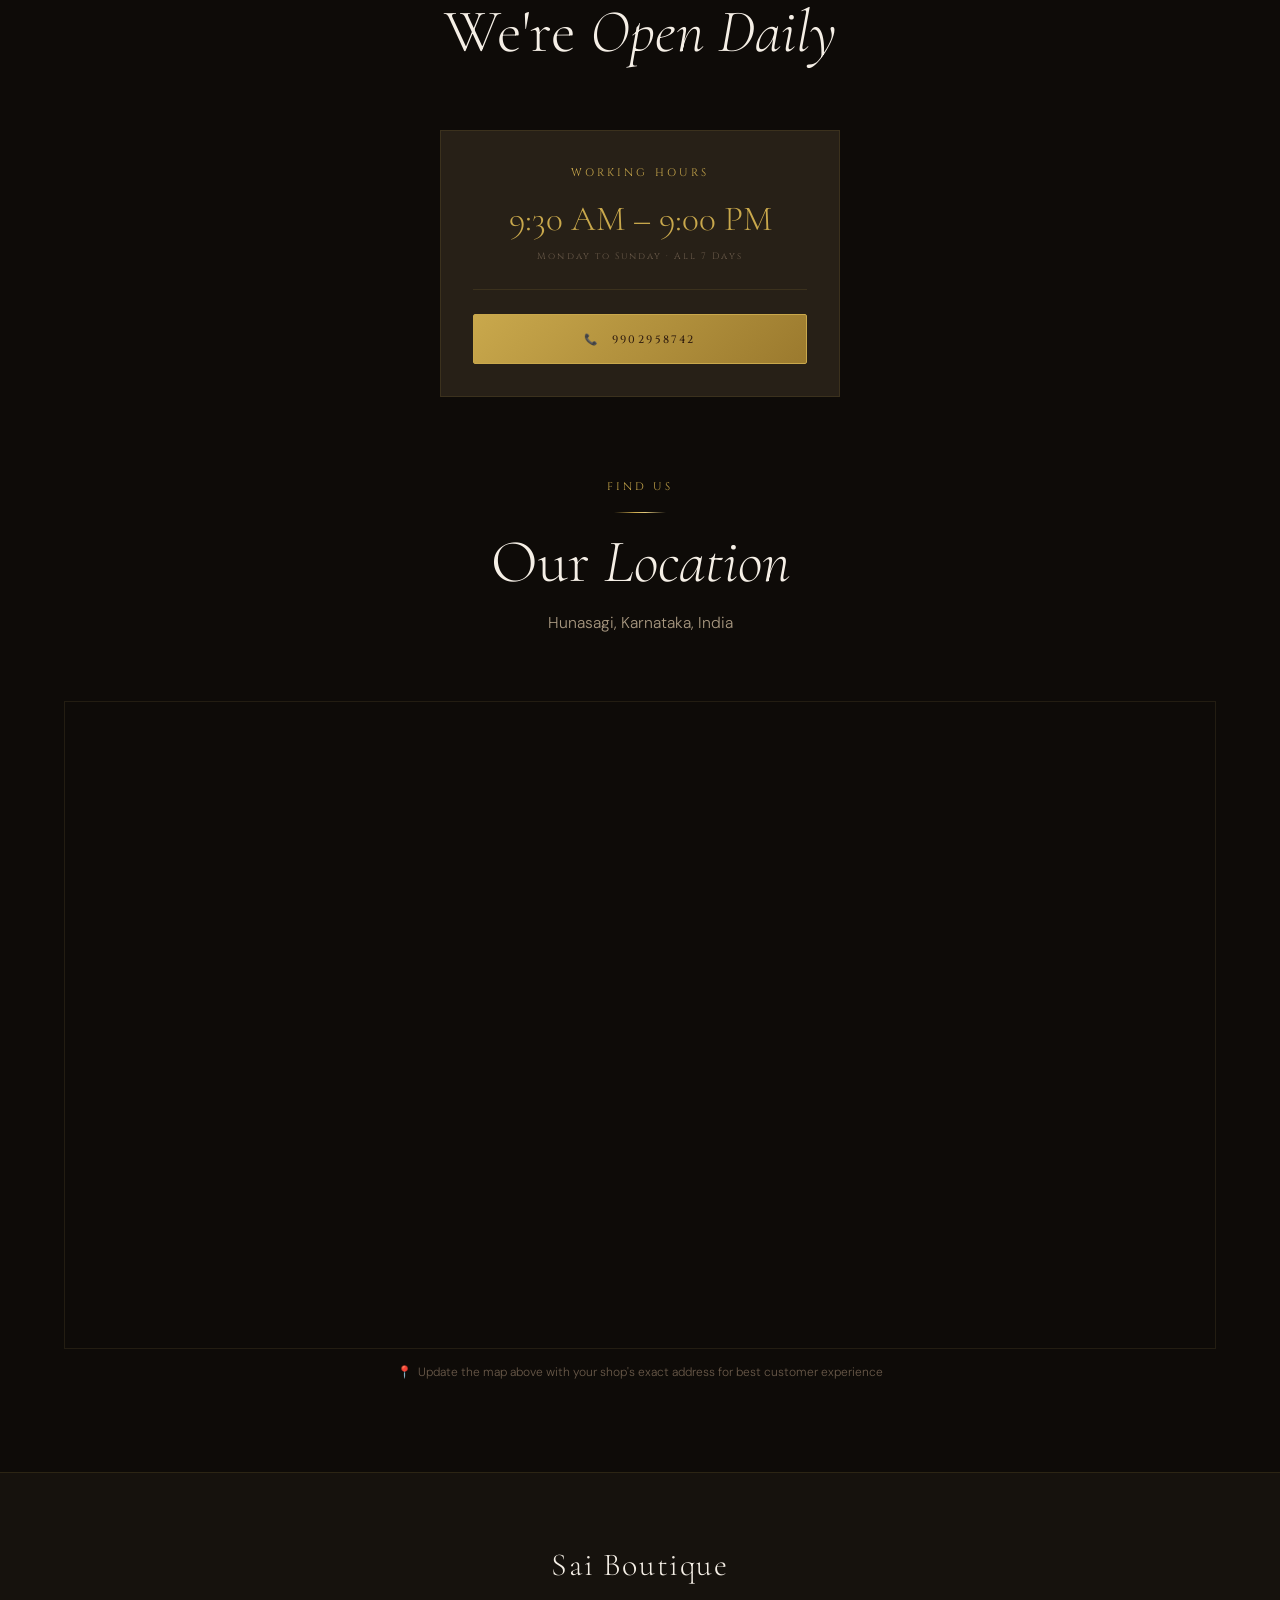
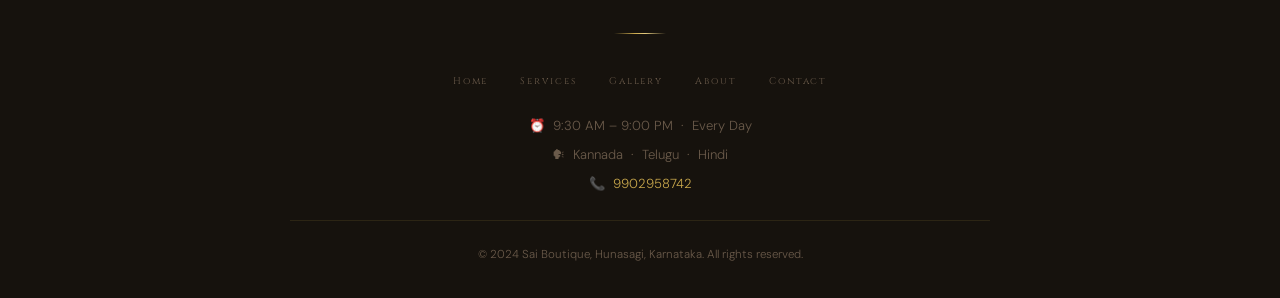
<file: contact.html>
<!DOCTYPE html>
<html lang="en">
<head>
  <meta charset="UTF-8" />
  <meta name="viewport" content="width=device-width, initial-scale=1.0" />
  <title>Contact — Sai Boutique Hunasagi</title>
  <meta name="description" content="Contact Sai Boutique Hunasagi, Karnataka. Call 9902958742 or WhatsApp. Open 9:30 AM – 9:00 PM every day." />
  <link rel="stylesheet" href="assets/css/design-system.css" />
  <link rel="stylesheet" href="assets/css/components.css" />
  <style>
    /* Big call button wrapper */
    .call-hero {
      background: var(--bg-elevated);
      border: 1px solid var(--border);
      padding: 2.5rem var(--gutter);
      margin-bottom: 4rem;
      text-align: center;
      position: relative;
      overflow: hidden;
    }
    .call-hero::before {
      content: '';
      position: absolute; inset: 0;
      background: radial-gradient(ellipse 70% 80% at 50% 100%, rgba(201,168,76,0.07) 0%, transparent 70%);
      pointer-events: none;
    }
    .call-hero__label {
      font-family: var(--font-label);
      font-size: 0.62rem;
      letter-spacing: 0.28em;
      color: var(--text-muted);
      margin-bottom: 1.2rem;
    }
    .call-hero__note {
      font-family: var(--font-label);
      font-size: 0.58rem;
      letter-spacing: 0.2em;
      color: var(--text-muted);
      margin-top: 1rem;
    }

    /* Hours card */
    .hours-card {
      background: var(--bg-elevated);
      border: 1px solid var(--border);
      padding: 2rem;
      text-align: center;
    }
    .hours-card__time {
      font-family: var(--font-display);
      font-size: clamp(1.6rem, 4vw, 2.2rem);
      color: var(--gold);
      line-height: 1.2;
    }
    .hours-card__label {
      font-family: var(--font-label);
      font-size: 0.58rem;
      letter-spacing: 0.22em;
      color: var(--text-muted);
      margin-top: 0.5rem;
    }
  </style>
</head>
<body>

  <nav class="navbar" id="navbar">
    <div class="navbar__inner">
      <a href="index.html" class="navbar__logo">
        <span class="navbar__logo-name">Sai Boutique</span>
        <span class="navbar__logo-sub">Master Tailoring · Hunasagi</span>
      </a>
      <nav class="navbar__links">
        <a href="index.html">Home</a>
        <a href="services.html">Services</a>
        <a href="gallery.html">Gallery</a>
        <a href="about.html">About</a>
        <a href="contact.html" class="is-active">Contact</a>
      </nav>
      <a href="tel:9902958742" class="navbar__phone">📞 9902958742</a>
      <button class="navbar__hamburger" aria-label="Open menu"><span></span><span></span><span></span></button>
    </div>
  </nav>
  <div class="mobile-nav">
    <a href="index.html" class="mobile-nav__link">Home</a>
    <a href="services.html" class="mobile-nav__link">Services</a>
    <a href="gallery.html" class="mobile-nav__link">Gallery</a>
    <a href="about.html" class="mobile-nav__link">About</a>
    <a href="contact.html" class="mobile-nav__link is-active">Contact</a>
    <div class="mobile-nav__footer">
      <div class="t-label" style="font-size:0.55rem;margin-bottom:0.6rem;">Call Us Now</div>
      <a href="tel:9902958742" class="mobile-nav__footer-phone">9902958742</a>
      <div class="mobile-nav__footer-hours">9:30 AM – 9:00 PM · Every Day</div>
    </div>
  </div>

  <!-- PAGE HERO -->
  <div class="page-hero">
    <p class="t-label reveal">Get In Touch</p>
    <span class="gold-rule reveal"></span>
    <h1 class="reveal"><em>Contact</em> Us</h1>
    <p class="reveal" style="max-width:440px;margin:1rem auto 0;">Call, WhatsApp, or drop us a message. We're open every day from 9:30 AM to 9:00 PM.</p>
  </div>

  <!-- MAIN CONTACT SECTION -->
  <section class="section">
    <div class="container">

      <!-- BIG CALL CTA -->
      <div class="call-hero reveal">
        <p class="call-hero__label">Fastest Way to Reach Us</p>
        <a href="tel:9902958742" class="btn--call">
          📞 &nbsp; Call 9902958742
        </a>
        <p class="call-hero__note">Tap above to call directly · Open 9:30 AM – 9:00 PM Every Day</p>
      </div>

      <!-- CONTACT GRID -->
      <div class="contact-grid">

        <!-- LEFT: Contact Info -->
        <div class="contact-info reveal">
          <div>
            <p class="t-label" style="margin-bottom:0.8rem;">Contact Details</p>
            <span class="gold-rule gold-rule--left"></span>
          </div>

          <div class="contact-info-item">
            <div class="contact-info-item__icon">📞</div>
            <div>
              <p class="contact-info-item__label">Phone</p>
              <a href="tel:9902958742" class="contact-info-item__value" style="color:var(--gold);">9902958742</a>
              <p class="contact-info-item__sub">Tap to call directly from your phone</p>
            </div>
          </div>

          <div class="contact-info-item">
            <div class="contact-info-item__icon">⏰</div>
            <div>
              <p class="contact-info-item__label">Working Hours</p>
              <p class="contact-info-item__value">9:30 AM – 9:00 PM</p>
              <p class="contact-info-item__sub">Open every day · All 7 days of the week</p>
            </div>
          </div>

          <div class="contact-info-item">
            <div class="contact-info-item__icon">💬</div>
            <div>
              <p class="contact-info-item__label">WhatsApp</p>
              <p class="contact-info-item__value">Message Us</p>
              <p class="contact-info-item__sub" style="margin-bottom:1rem;">Share design references or ask about availability</p>
              <a href="https://wa.me/919902958742" class="btn--whatsapp" target="_blank" rel="noopener">
                💬 &nbsp; Open WhatsApp
              </a>
            </div>
          </div>

          <div class="contact-info-item">
            <div class="contact-info-item__icon">🗣</div>
            <div>
              <p class="contact-info-item__label">Languages Spoken</p>
              <p class="contact-info-item__value" style="font-size:1rem;">ಕನ್ನಡ &nbsp;·&nbsp; తెలుగు &nbsp;·&nbsp; हिंदी</p>
              <div class="lang-badges" style="margin-top:0.8rem;">
                <span class="lang-badge">Kannada</span>
                <span class="lang-badge">Telugu</span>
                <span class="lang-badge">Hindi</span>
              </div>
            </div>
          </div>
        </div>

        <!-- RIGHT: Form -->
        <div class="reveal reveal-delay-2">
          <p class="t-label" style="margin-bottom:0.8rem;">Send a Message</p>
          <span class="gold-rule gold-rule--left"></span>
          <p style="margin:1rem 0 1.8rem;font-size:0.9rem;">Leave your details and we'll contact you as soon as possible.</p>

          <div class="contact-form" id="js-form">
            <div class="form-group">
              <label class="form-label" for="f-name">Your Name</label>
              <input class="form-control" type="text" id="f-name" placeholder="e.g. Priya Sharma" autocomplete="name" />
            </div>
            <div class="form-group">
              <label class="form-label" for="f-phone">Phone Number</label>
              <input class="form-control" type="tel" id="f-phone" placeholder="Your mobile number" autocomplete="tel" />
            </div>
            <div class="form-group">
              <label class="form-label" for="f-service">What Do You Need?</label>
              <select class="form-control" id="f-service">
                <option value="">Select a service...</option>
                <option>Blouse / Choli</option>
                <option>Lehenga / Skirt</option>
                <option>Salwar Kameez</option>
                <option>Suit / Kurta</option>
                <option>Kids Wear</option>
                <option>Alterations & Repairs</option>
                <option>Special Occasion Wear</option>
                <option>Other</option>
              </select>
            </div>
            <div class="form-group">
              <label class="form-label" for="f-msg">Message <span style="color:var(--text-muted);">(Optional)</span></label>
              <textarea class="form-control" id="f-msg" placeholder="Describe your design, fabric, or any questions..."></textarea>
            </div>
            <button class="btn btn--primary" id="js-submit" style="width:100%;justify-content:center;padding:1rem;">
              <span>Send Message</span>
            </button>
          </div>

          <!-- Success state -->
          <div class="form-success" id="js-success">
            <div class="form-success__icon">✓</div>
            <div class="form-success__title">Message Received!</div>
            <p>Thank you. We'll call you back soon. Or reach us directly at <a href="tel:9902958742" style="color:var(--gold);">9902958742</a>.</p>
          </div>
        </div>
      </div>

      <!-- HOURS HIGHLIGHT -->
      <div style="margin-top:5rem;" class="reveal">
        <div class="section-head">
          <p class="t-label">When to Visit</p>
          <span class="gold-rule"></span>
          <h2>We're <em>Open Daily</em></h2>
        </div>
        <div class="hours-card" style="max-width:400px;margin:0 auto;">
          <p class="t-label" style="margin-bottom:1rem;">Working Hours</p>
          <div class="hours-card__time">9:30 AM – 9:00 PM</div>
          <p class="hours-card__label">Monday to Sunday · All 7 Days</p>
          <div style="margin-top:1.5rem; padding-top:1.5rem; border-top:1px solid var(--border);">
            <a href="tel:9902958742" class="btn btn--primary" style="width:100%;justify-content:center;">
              <span>📞 &nbsp;9902958742</span>
            </a>
          </div>
        </div>
      </div>

      <!-- GOOGLE MAP -->
      <div style="margin-top:5rem;" class="reveal">
        <div class="section-head">
          <p class="t-label">Find Us</p>
          <span class="gold-rule"></span>
          <h2>Our <em>Location</em></h2>
          <p>Hunasagi, Karnataka, India</p>
        </div>
        <div class="map-frame">
          <!-- Replace with your exact shop's Google Maps embed URL -->
          <iframe
            src="https://www.google.com/maps/embed?pb=!1m18!1m12!1m3!1d3696.7956450476377!2d76.5166586749887!3d16.458669784278666!2m3!1f0!2f0!3f0!3m2!1i1024!2i768!4f13.1!3m3!1m2!1s0x3bc80bb94e01a373%3A0x24754bed195adc65!2ssai%20boutique!5e1!3m2!1sen!2sin!4v1773039037283!5m2!1sen!2sin"
            allowfullscreen="" loading="lazy" referrerpolicy="no-referrer-when-downgrade"
            title="Sai Boutique Location, Hunasagi, Karnataka">
          </iframe>
        </div>
        <p style="font-size:0.75rem;color:var(--text-muted);margin-top:0.8rem;text-align:center;">
          📍 &nbsp;Update the map above with your shop's exact address for best customer experience
        </p>
      </div>

    </div>
  </section>

  <footer class="footer">
    <div class="footer__inner">
      <div class="footer__logo">Sai Boutique</div>
      <span class="gold-rule"></span>
      <nav class="footer__links">
        <a href="index.html">Home</a>
        <a href="services.html">Services</a>
        <a href="gallery.html">Gallery</a>
        <a href="about.html">About</a>
        <a href="contact.html">Contact</a>
      </nav>
      <div class="footer__contact">
        <span>⏰ &nbsp;9:30 AM – 9:00 PM &nbsp;·&nbsp; Every Day</span>
        <span>🗣 &nbsp;Kannada &nbsp;·&nbsp; Telugu &nbsp;·&nbsp; Hindi</span>
        <a href="tel:9902958742">📞 &nbsp;9902958742</a>
      </div>
      <p class="footer__copy">© 2024 Sai Boutique, Hunasagi, Karnataka. All rights reserved.</p>
    </div>
  </footer>

  <a href="https://wa.me/919902958742" class="wa-float" target="_blank" rel="noopener" aria-label="WhatsApp">💬</a>
  <script src="assets/js/main.js"></script>
</body>
</html>
</file>
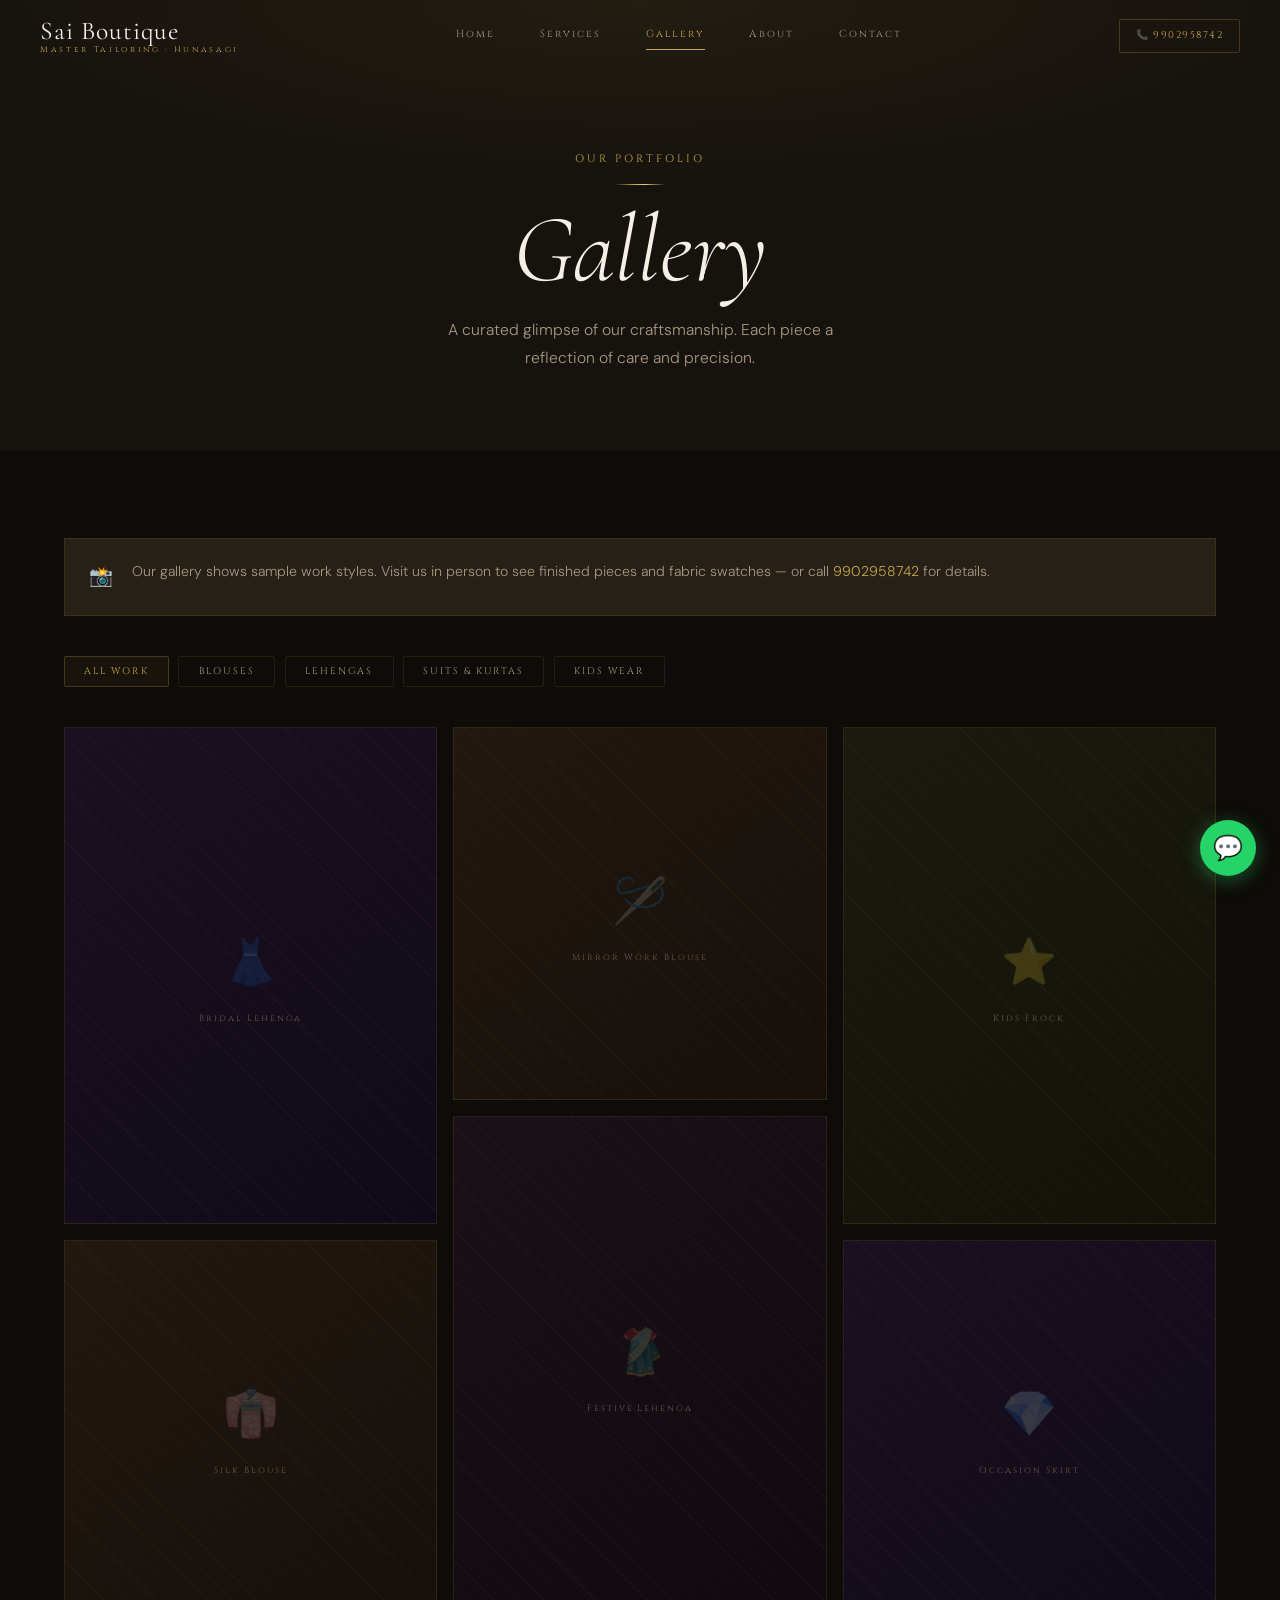
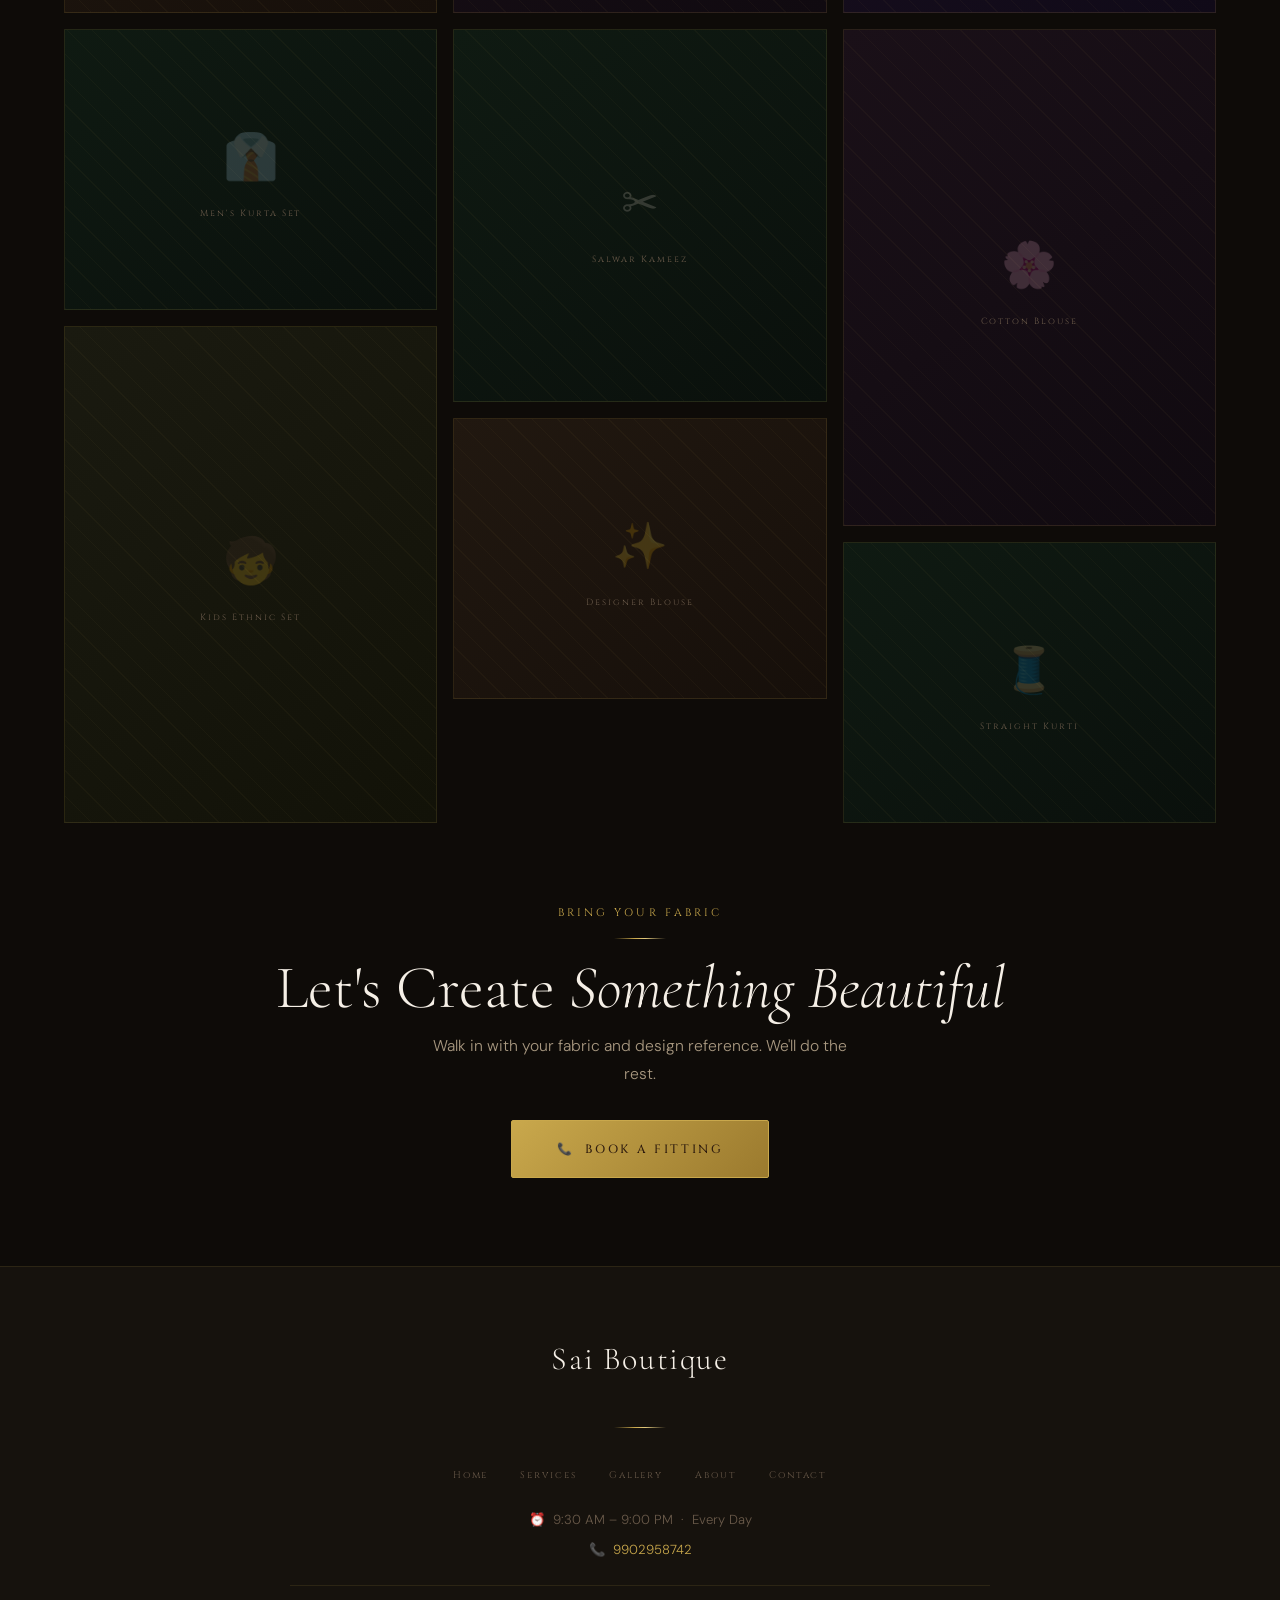
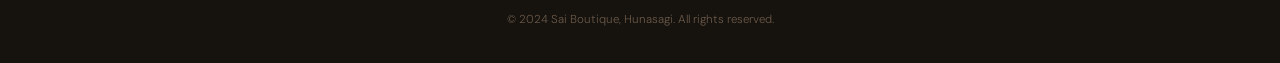
<file: gallery.html>
<!DOCTYPE html>
<html lang="en">
<head>
  <meta charset="UTF-8" />
  <meta name="viewport" content="width=device-width, initial-scale=1.0" />
  <title>Gallery — Sai Boutique Hunasagi</title>
  <meta name="description" content="View our tailoring portfolio — blouses, lehengas, suits and more from Sai Boutique Hunasagi. Call 9902958742." />
  <link rel="stylesheet" href="assets/css/design-system.css" />
  <link rel="stylesheet" href="assets/css/components.css" />
  <style>
    /* Gallery gradient backgrounds for placeholder items */
    .ph--blouse  { background: linear-gradient(145deg, #211810 0%, #160f0a 100%); }
    .ph--lehenga { background: linear-gradient(145deg, #1a1020 0%, #100a18 100%); }
    .ph--suit    { background: linear-gradient(145deg, #0f1a12 0%, #0a100c 100%); }
    .ph--kids    { background: linear-gradient(145deg, #1a1a10 0%, #121208 100%); }
    .ph--mauve   { background: linear-gradient(145deg, #1a1018 0%, #100a10 100%); }

    .ph-body {
      aspect-ratio: 3/4;
      display: flex; flex-direction: column;
      align-items: center; justify-content: center;
      gap: 0.6rem; padding: 2rem 1rem;
      position: relative; overflow: hidden;
    }
    .ph-body::after {
      content: '';
      position: absolute; inset: 0;
      background-image: repeating-linear-gradient(
        45deg,
        rgba(201,168,76,0.04) 0, rgba(201,168,76,0.04) 1px,
        transparent 0, transparent 18px
      );
    }
    .ph-icon { font-size: 2.8rem; opacity: 0.18; position: relative; z-index: 1; }
    .ph-text {
      font-family: var(--font-label);
      font-size: 0.56rem;
      letter-spacing: 0.22em;
      color: var(--text-muted);
      text-align: center;
      position: relative; z-index: 1;
    }

    /* Note banner */
    .gallery-note {
      display: flex;
      gap: 1.2rem;
      align-items: flex-start;
      background: var(--bg-elevated);
      border: 1px solid var(--border);
      padding: 1.3rem 1.5rem;
      margin-bottom: 2.5rem;
      font-size: 0.88rem;
      color: var(--text-secondary);
    }
    .gallery-note__icon { font-size: 1.2rem; flex-shrink: 0; margin-top: 1px; }
  </style>
</head>
<body>

  <nav class="navbar" id="navbar">
    <div class="navbar__inner">
      <a href="index.html" class="navbar__logo">
        <span class="navbar__logo-name">Sai Boutique</span>
        <span class="navbar__logo-sub">Master Tailoring · Hunasagi</span>
      </a>
      <nav class="navbar__links">
        <a href="index.html">Home</a>
        <a href="services.html">Services</a>
        <a href="gallery.html" class="is-active">Gallery</a>
        <a href="about.html">About</a>
        <a href="contact.html">Contact</a>
      </nav>
      <a href="tel:9902958742" class="navbar__phone">📞 9902958742</a>
      <button class="navbar__hamburger" aria-label="Open menu"><span></span><span></span><span></span></button>
    </div>
  </nav>
  <div class="mobile-nav">
    <a href="index.html" class="mobile-nav__link">Home</a>
    <a href="services.html" class="mobile-nav__link">Services</a>
    <a href="gallery.html" class="mobile-nav__link is-active">Gallery</a>
    <a href="about.html" class="mobile-nav__link">About</a>
    <a href="contact.html" class="mobile-nav__link">Contact</a>
    <div class="mobile-nav__footer">
      <div class="t-label" style="font-size:0.55rem;margin-bottom:0.6rem;">Call Us Now</div>
      <a href="tel:9902958742" class="mobile-nav__footer-phone">9902958742</a>
      <div class="mobile-nav__footer-hours">9:30 AM – 9:00 PM · Every Day</div>
    </div>
  </div>

  <!-- PAGE HERO -->
  <div class="page-hero">
    <p class="t-label reveal">Our Portfolio</p>
    <span class="gold-rule reveal"></span>
    <h1 class="reveal"><em>Gallery</em></h1>
    <p class="reveal" style="max-width:450px;margin:1rem auto 0;">A curated glimpse of our craftsmanship. Each piece a reflection of care and precision.</p>
  </div>

  <!-- GALLERY SECTION -->
  <section class="section">
    <div class="container">

      <div class="gallery-note reveal">
        <span class="gallery-note__icon">📸</span>
        <span>Our gallery shows sample work styles. Visit us in person to see finished pieces and fabric swatches — or call <a href="tel:9902958742" style="color:var(--gold);">9902958742</a> for details.</span>
      </div>

      <!-- FILTER TABS -->
      <div class="gallery-filters reveal">
        <button class="gallery-filter is-active" data-filter="all">All Work</button>
        <button class="gallery-filter" data-filter="blouse">Blouses</button>
        <button class="gallery-filter" data-filter="lehenga">Lehengas</button>
        <button class="gallery-filter" data-filter="suit">Suits & Kurtas</button>
        <button class="gallery-filter" data-filter="kids">Kids Wear</button>
      </div>

      <!-- MASONRY GALLERY -->
      <div class="gallery-grid reveal">

        <div class="gallery-item ph--lehenga" data-category="lehenga">
          <div class="ph-body" style="aspect-ratio:3/4;">
            <span class="ph-icon">👗</span>
            <span class="ph-text">Bridal Lehenga</span>
          </div>
          <div class="gallery-item__overlay">
            <span class="gallery-item__label">Bridal Lehenga</span>
          </div>
        </div>

        <div class="gallery-item ph--blouse" data-category="blouse">
          <div class="ph-body" style="aspect-ratio:1/1;">
            <span class="ph-icon">👘</span>
            <span class="ph-text">Silk Blouse</span>
          </div>
          <div class="gallery-item__overlay">
            <span class="gallery-item__label">Silk Blouse</span>
          </div>
        </div>

        <div class="gallery-item ph--suit" data-category="suit">
          <div class="ph-body" style="aspect-ratio:4/3;">
            <span class="ph-icon">👔</span>
            <span class="ph-text">Men's Kurta Set</span>
          </div>
          <div class="gallery-item__overlay">
            <span class="gallery-item__label">Men's Kurta</span>
          </div>
        </div>

        <div class="gallery-item ph--kids" data-category="kids">
          <div class="ph-body" style="aspect-ratio:3/4;">
            <span class="ph-icon">🧒</span>
            <span class="ph-text">Kids Ethnic Set</span>
          </div>
          <div class="gallery-item__overlay">
            <span class="gallery-item__label">Kids Ethnic</span>
          </div>
        </div>

        <div class="gallery-item ph--blouse" data-category="blouse">
          <div class="ph-body" style="aspect-ratio:1/1;">
            <span class="ph-icon">🪡</span>
            <span class="ph-text">Mirror Work Blouse</span>
          </div>
          <div class="gallery-item__overlay">
            <span class="gallery-item__label">Mirror Work</span>
          </div>
        </div>

        <div class="gallery-item ph--mauve" data-category="lehenga">
          <div class="ph-body" style="aspect-ratio:3/4;">
            <span class="ph-icon">🥻</span>
            <span class="ph-text">Festive Lehenga</span>
          </div>
          <div class="gallery-item__overlay">
            <span class="gallery-item__label">Festive Lehenga</span>
          </div>
        </div>

        <div class="gallery-item ph--suit" data-category="suit">
          <div class="ph-body" style="aspect-ratio:1/1;">
            <span class="ph-icon">✂️</span>
            <span class="ph-text">Salwar Kameez</span>
          </div>
          <div class="gallery-item__overlay">
            <span class="gallery-item__label">Salwar Kameez</span>
          </div>
        </div>

        <div class="gallery-item ph--blouse" data-category="blouse">
          <div class="ph-body" style="aspect-ratio:4/3;">
            <span class="ph-icon">✨</span>
            <span class="ph-text">Designer Blouse</span>
          </div>
          <div class="gallery-item__overlay">
            <span class="gallery-item__label">Designer Cut</span>
          </div>
        </div>

        <div class="gallery-item ph--kids" data-category="kids">
          <div class="ph-body" style="aspect-ratio:3/4;">
            <span class="ph-icon">⭐</span>
            <span class="ph-text">Kids Frock</span>
          </div>
          <div class="gallery-item__overlay">
            <span class="gallery-item__label">Kids Frock</span>
          </div>
        </div>

        <div class="gallery-item ph--lehenga" data-category="lehenga">
          <div class="ph-body" style="aspect-ratio:1/1;">
            <span class="ph-icon">💎</span>
            <span class="ph-text">Occasion Skirt</span>
          </div>
          <div class="gallery-item__overlay">
            <span class="gallery-item__label">Occasion Wear</span>
          </div>
        </div>

        <div class="gallery-item ph--mauve" data-category="blouse">
          <div class="ph-body" style="aspect-ratio:3/4;">
            <span class="ph-icon">🌸</span>
            <span class="ph-text">Cotton Blouse</span>
          </div>
          <div class="gallery-item__overlay">
            <span class="gallery-item__label">Cotton Blouse</span>
          </div>
        </div>

        <div class="gallery-item ph--suit" data-category="suit">
          <div class="ph-body" style="aspect-ratio:4/3;">
            <span class="ph-icon">🧵</span>
            <span class="ph-text">Straight Kurti</span>
          </div>
          <div class="gallery-item__overlay">
            <span class="gallery-item__label">Straight Kurti</span>
          </div>
        </div>

      </div>

      <!-- BOTTOM CTA -->
      <div style="text-align:center;margin-top:5rem;" class="reveal">
        <p class="t-label" style="margin-bottom:0.8rem;">Bring Your Fabric</p>
        <span class="gold-rule"></span>
        <h2 style="margin:1rem 0 0.6rem;">Let's Create <em>Something Beautiful</em></h2>
        <p style="max-width:420px;margin:0 auto 2rem;">Walk in with your fabric and design reference. We'll do the rest.</p>
        <a href="tel:9902958742" class="btn btn--primary btn--lg"><span>📞 &nbsp;Book a Fitting</span></a>
      </div>
    </div>
  </section>

  <footer class="footer">
    <div class="footer__inner">
      <div class="footer__logo">Sai Boutique</div>
      <span class="gold-rule"></span>
      <nav class="footer__links">
        <a href="index.html">Home</a>
        <a href="services.html">Services</a>
        <a href="gallery.html">Gallery</a>
        <a href="about.html">About</a>
        <a href="contact.html">Contact</a>
      </nav>
      <div class="footer__contact">
        <span>⏰ &nbsp;9:30 AM – 9:00 PM &nbsp;·&nbsp; Every Day</span>
        <a href="tel:9902958742">📞 &nbsp;9902958742</a>
      </div>
      <p class="footer__copy">© 2024 Sai Boutique, Hunasagi. All rights reserved.</p>
    </div>
  </footer>

  <a href="https://wa.me/919902958742" class="wa-float" target="_blank" rel="noopener" aria-label="WhatsApp">💬</a>
  <script src="assets/js/main.js"></script>
</body>
</html>
</file>
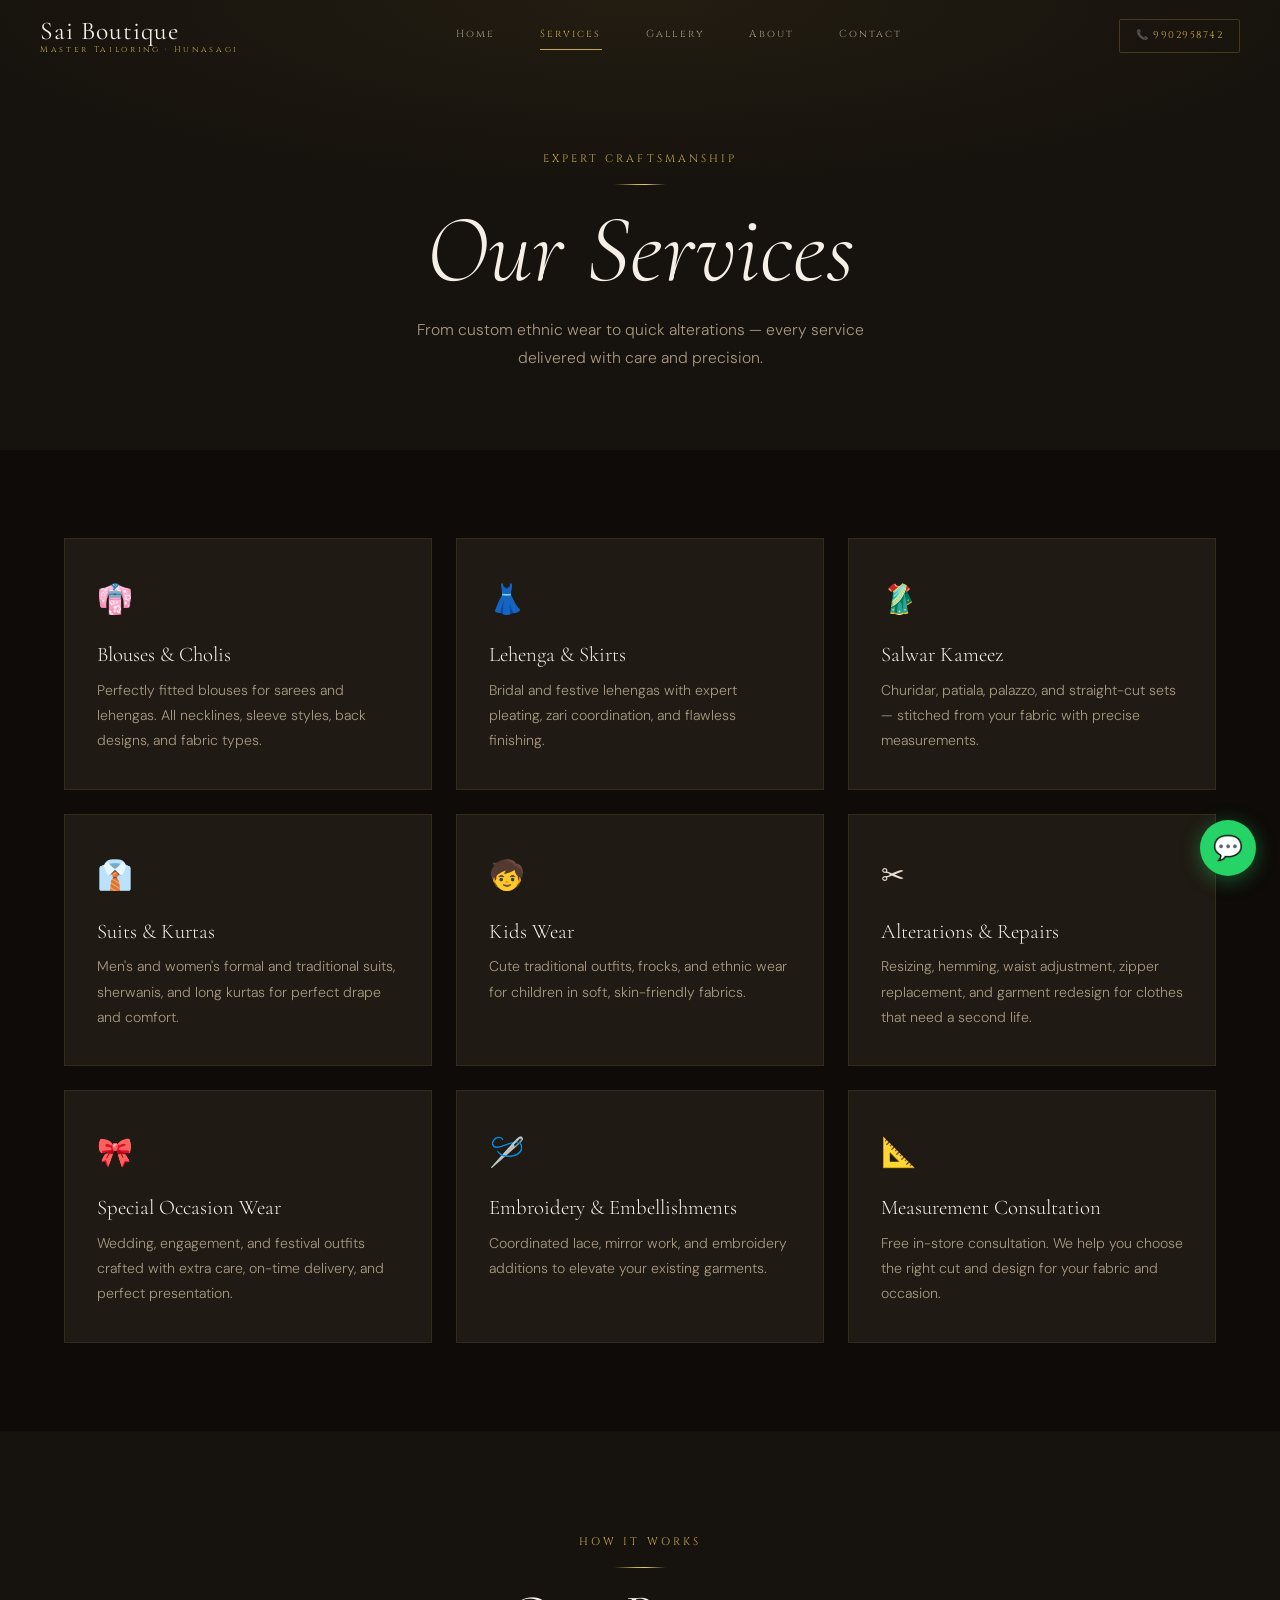
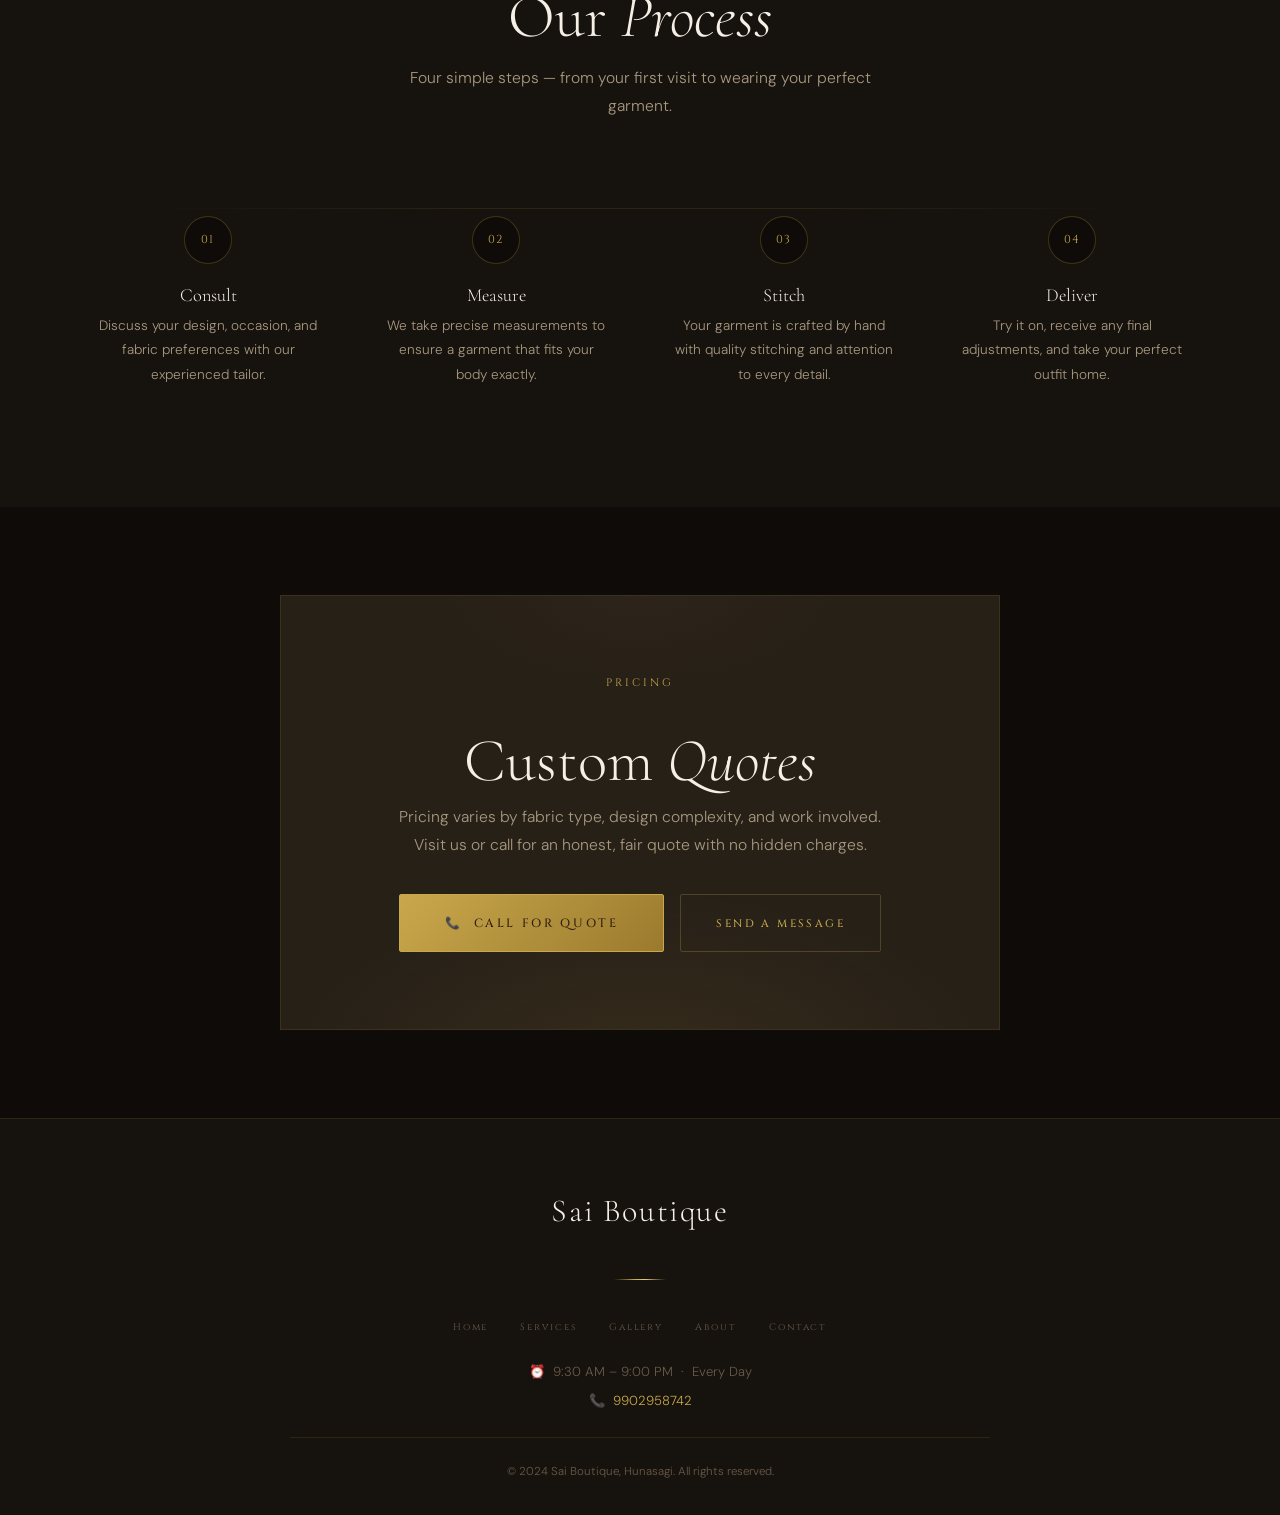
<file: services.html>
<!DOCTYPE html>
<html lang="en">
<head>
  <meta charset="UTF-8" />
  <meta name="viewport" content="width=device-width, initial-scale=1.0" />
  <title>Services — Sai Boutique Hunasagi</title>
  <meta name="description" content="Custom tailoring services at Sai Boutique Hunasagi — blouses, lehengas, suits, kids wear, and alterations. Call 9902958742." />
  <link rel="stylesheet" href="assets/css/design-system.css" />
  <link rel="stylesheet" href="assets/css/components.css" />
</head>
<body>

  <nav class="navbar" id="navbar">
    <div class="navbar__inner">
      <a href="index.html" class="navbar__logo">
        <span class="navbar__logo-name">Sai Boutique</span>
        <span class="navbar__logo-sub">Master Tailoring · Hunasagi</span>
      </a>
      <nav class="navbar__links">
        <a href="index.html">Home</a>
        <a href="services.html" class="is-active">Services</a>
        <a href="gallery.html">Gallery</a>
        <a href="about.html">About</a>
        <a href="contact.html">Contact</a>
      </nav>
      <a href="tel:9902958742" class="navbar__phone">📞 9902958742</a>
      <button class="navbar__hamburger" aria-label="Open menu"><span></span><span></span><span></span></button>
    </div>
  </nav>
  <div class="mobile-nav">
    <a href="index.html" class="mobile-nav__link">Home</a>
    <a href="services.html" class="mobile-nav__link is-active">Services</a>
    <a href="gallery.html" class="mobile-nav__link">Gallery</a>
    <a href="about.html" class="mobile-nav__link">About</a>
    <a href="contact.html" class="mobile-nav__link">Contact</a>
    <div class="mobile-nav__footer">
      <div class="t-label" style="font-size:0.55rem;margin-bottom:0.6rem;">Call Us Now</div>
      <a href="tel:9902958742" class="mobile-nav__footer-phone">9902958742</a>
      <div class="mobile-nav__footer-hours">9:30 AM – 9:00 PM · Every Day</div>
    </div>
  </div>

  <!-- PAGE HERO -->
  <div class="page-hero">
    <p class="t-label reveal">Expert Craftsmanship</p>
    <span class="gold-rule reveal"></span>
    <h1 class="reveal">Our <em>Services</em></h1>
    <p class="reveal" style="max-width:480px;margin:1rem auto 0;">From custom ethnic wear to quick alterations — every service delivered with care and precision.</p>
  </div>

  <!-- SERVICES GRID -->
  <section class="section">
    <div class="container">
      <div class="services-grid">
        <div class="service-card reveal reveal-delay-1">
          <span class="service-card__icon">👘</span>
          <h3>Blouses & Cholis</h3>
          <p>Perfectly fitted blouses for sarees and lehengas. All necklines, sleeve styles, back designs, and fabric types.</p>
        </div>
        <div class="service-card reveal reveal-delay-2">
          <span class="service-card__icon">👗</span>
          <h3>Lehenga & Skirts</h3>
          <p>Bridal and festive lehengas with expert pleating, zari coordination, and flawless finishing.</p>
        </div>
        <div class="service-card reveal reveal-delay-3">
          <span class="service-card__icon">🥻</span>
          <h3>Salwar Kameez</h3>
          <p>Churidar, patiala, palazzo, and straight-cut sets — stitched from your fabric with precise measurements.</p>
        </div>
        <div class="service-card reveal reveal-delay-1">
          <span class="service-card__icon">👔</span>
          <h3>Suits & Kurtas</h3>
          <p>Men's and women's formal and traditional suits, sherwanis, and long kurtas for perfect drape and comfort.</p>
        </div>
        <div class="service-card reveal reveal-delay-2">
          <span class="service-card__icon">🧒</span>
          <h3>Kids Wear</h3>
          <p>Cute traditional outfits, frocks, and ethnic wear for children in soft, skin-friendly fabrics.</p>
        </div>
        <div class="service-card reveal reveal-delay-3">
          <span class="service-card__icon">✂️</span>
          <h3>Alterations & Repairs</h3>
          <p>Resizing, hemming, waist adjustment, zipper replacement, and garment redesign for clothes that need a second life.</p>
        </div>
        <div class="service-card reveal reveal-delay-1">
          <span class="service-card__icon">🎀</span>
          <h3>Special Occasion Wear</h3>
          <p>Wedding, engagement, and festival outfits crafted with extra care, on-time delivery, and perfect presentation.</p>
        </div>
        <div class="service-card reveal reveal-delay-2">
          <span class="service-card__icon">🪡</span>
          <h3>Embroidery & Embellishments</h3>
          <p>Coordinated lace, mirror work, and embroidery additions to elevate your existing garments.</p>
        </div>
        <div class="service-card reveal reveal-delay-3">
          <span class="service-card__icon">📐</span>
          <h3>Measurement Consultation</h3>
          <p>Free in-store consultation. We help you choose the right cut and design for your fabric and occasion.</p>
        </div>
      </div>
    </div>
  </section>

  <!-- PROCESS SECTION -->
  <section class="section section--dark">
    <div class="container">
      <div class="section-head reveal">
        <p class="t-label">How It Works</p>
        <span class="gold-rule"></span>
        <h2>Our <em>Process</em></h2>
        <p>Four simple steps — from your first visit to wearing your perfect garment.</p>
      </div>
      <div class="process-steps reveal">
        <div class="process-step">
          <div class="process-step__number">01</div>
          <h3>Consult</h3>
          <p>Discuss your design, occasion, and fabric preferences with our experienced tailor.</p>
        </div>
        <div class="process-step">
          <div class="process-step__number">02</div>
          <h3>Measure</h3>
          <p>We take precise measurements to ensure a garment that fits your body exactly.</p>
        </div>
        <div class="process-step">
          <div class="process-step__number">03</div>
          <h3>Stitch</h3>
          <p>Your garment is crafted by hand with quality stitching and attention to every detail.</p>
        </div>
        <div class="process-step">
          <div class="process-step__number">04</div>
          <h3>Deliver</h3>
          <p>Try it on, receive any final adjustments, and take your perfect outfit home.</p>
        </div>
      </div>
    </div>
  </section>

  <!-- PRICING CTA -->
  <section class="section">
    <div class="container">
      <div class="cta-banner reveal" style="max-width:720px;margin-inline:auto;">
        <p class="t-label">Pricing</p>
        <h2>Custom <em>Quotes</em></h2>
        <p>Pricing varies by fabric type, design complexity, and work involved. Visit us or call for an honest, fair quote with no hidden charges.</p>
        <div class="cta-banner__actions">
          <a href="tel:9902958742" class="btn btn--primary btn--lg"><span>📞 &nbsp;Call for Quote</span></a>
          <a href="contact.html" class="btn btn--outline"><span>Send a Message</span></a>
        </div>
      </div>
    </div>
  </section>

  <footer class="footer">
    <div class="footer__inner">
      <div class="footer__logo">Sai Boutique</div>
      <span class="gold-rule"></span>
      <nav class="footer__links">
        <a href="index.html">Home</a>
        <a href="services.html">Services</a>
        <a href="gallery.html">Gallery</a>
        <a href="about.html">About</a>
        <a href="contact.html">Contact</a>
      </nav>
      <div class="footer__contact">
        <span>⏰ &nbsp;9:30 AM – 9:00 PM &nbsp;·&nbsp; Every Day</span>
        <a href="tel:9902958742">📞 &nbsp;9902958742</a>
      </div>
      <p class="footer__copy">© 2024 Sai Boutique, Hunasagi. All rights reserved.</p>
    </div>
  </footer>

  <a href="https://wa.me/919902958742" class="wa-float" target="_blank" rel="noopener" aria-label="WhatsApp">💬</a>
  <script src="assets/js/main.js"></script>
</body>
</html>
</file>
<file: assets/css/design-system.css>
/* ═══════════════════════════════════════════════════════
   SAI BOUTIQUE — DESIGN SYSTEM
   Primary: Heritage Luxury · Feminine · Premium · Minimal
   ═══════════════════════════════════════════════════════ */

@import url('https://fonts.googleapis.com/css2?family=Cormorant+Garamond:ital,wght@0,300;0,400;0,500;0,600;1,300;1,400;1,500&family=Cinzel:wght@400;500;600&family=DM+Sans:ital,opsz,wght@0,9..40,300;0,9..40,400;0,9..40,500;1,9..40,300&display=swap');

/* ── COLOR TOKENS ──────────────────────────────────────── */
:root {
  /* Backgrounds */
  --bg-primary:    #0E0B08;
  --bg-secondary:  #16120D;
  --bg-surface:    #1F1A13;
  --bg-elevated:   #272017;

  /* Gold Accent */
  --gold:          #C9A84C;
  --gold-light:    #E2C97E;
  --gold-dark:     #9B7A2E;
  --gold-faint:    rgba(201, 168, 76, 0.06);
  --gold-subtle:   rgba(201, 168, 76, 0.12);
  --gold-medium:   rgba(201, 168, 76, 0.25);
  --gold-strong:   rgba(201, 168, 76, 0.45);

  /* Feminine Accent */
  --mauve:         #9A6070;
  --mauve-light:   #C4909F;
  --mauve-faint:   rgba(154, 96, 112, 0.08);

  /* Text */
  --text-primary:  #E8DDD0;
  --text-secondary:#A89880;
  --text-muted:    #6A5A4A;
  --text-ivory:    #F5EFE6;
  --text-dark:     #2E1B0E;

  /* Semantic */
  --success:       #25D366;
  --success-bg:    rgba(37, 211, 102, 0.08);
  --border:        rgba(201, 168, 76, 0.12);
  --border-hover:  rgba(201, 168, 76, 0.35);

  /* ── TYPOGRAPHY ── */
  --font-display:  'Cormorant Garamond', Georgia, serif;
  --font-label:    'Cinzel', Georgia, serif;
  --font-body:     'DM Sans', system-ui, sans-serif;

  /* ── SPACING ── */
  --space-xs:  0.5rem;
  --space-sm:  1rem;
  --space-md:  1.5rem;
  --space-lg:  2.5rem;
  --space-xl:  4rem;
  --space-2xl: 6rem;

  /* ── LAYOUT ── */
  --nav-height:    72px;
  --max-width:     1200px;
  --gutter:        1.5rem;
  --radius-sharp:  2px;
  --radius-none:   0;

  /* ── MOTION ── */
  --ease-out:      cubic-bezier(0.25, 0.46, 0.45, 0.94);
  --ease-in-out:   cubic-bezier(0.77, 0, 0.175, 1);
  --duration-fast: 0.2s;
  --duration-base: 0.35s;
  --duration-slow: 0.65s;
  --transition:    var(--duration-base) var(--ease-out);
}

/* ── RESET ─────────────────────────────────────────────── */
*, *::before, *::after {
  box-sizing: border-box;
  margin: 0;
  padding: 0;
}

html {
  scroll-behavior: smooth;
  -webkit-text-size-adjust: 100%;
}

body {
  background-color: var(--bg-primary);
  color: var(--text-primary);
  font-family: var(--font-body);
  font-weight: 300;
  font-size: 16px;
  line-height: 1.75;
  overflow-x: hidden;
  -webkit-font-smoothing: antialiased;
  -moz-osx-font-smoothing: grayscale;
}

img, video { display: block; max-width: 100%; }
a { color: inherit; text-decoration: none; }
ul, ol { list-style: none; }
button { cursor: pointer; border: none; background: none; font-family: inherit; color: inherit; }
input, textarea, select { font-family: inherit; }

/* ── TYPE SCALE ─────────────────────────────────────────── */
.t-display {
  font-family: var(--font-display);
  font-weight: 300;
  line-height: 1.05;
  color: var(--text-ivory);
}
.t-display-italic {
  font-family: var(--font-display);
  font-weight: 300;
  font-style: italic;
  line-height: 1.05;
  color: var(--text-ivory);
}
.t-label {
  font-family: var(--font-label);
  font-size: 0.68rem;
  font-weight: 400;
  letter-spacing: 0.28em;
  text-transform: uppercase;
  color: var(--gold);
}
.t-body { font-family: var(--font-body); font-weight: 300; color: var(--text-secondary); }

h1 { font-family: var(--font-display); font-weight: 300; font-size: clamp(3rem, 9vw, 6rem); line-height: 1.03; color: var(--text-ivory); }
h2 { font-family: var(--font-display); font-weight: 300; font-size: clamp(2.2rem, 5.5vw, 3.8rem); line-height: 1.1; color: var(--text-ivory); }
h3 { font-family: var(--font-display); font-weight: 300; font-size: clamp(1.4rem, 3vw, 2rem); line-height: 1.2; color: var(--text-ivory); }
h4 { font-family: var(--font-display); font-weight: 400; font-size: 1.1rem; color: var(--text-ivory); }
p  { font-size: clamp(0.88rem, 2vw, 0.98rem); color: var(--text-secondary); line-height: 1.8; }

.italic        { font-style: italic; }
.text-gold     { color: var(--gold); }
.text-ivory    { color: var(--text-ivory); }
.text-mauve    { color: var(--mauve-light); }
.text-muted    { color: var(--text-muted); }
.text-center   { text-align: center; }

/* ── GOLD RULE (decorative divider) ──────────────────────── */
.gold-rule {
  display: block;
  width: 52px;
  height: 1px;
  background: linear-gradient(90deg, transparent, var(--gold) 40%, var(--gold-light) 60%, transparent);
  margin: 1rem auto;
}
.gold-rule--left  { margin-left: 0; }
.gold-rule--short { width: 32px; }
.gold-rule--long  { width: 80px; }

/* ── LAYOUT HELPERS ─────────────────────────────────────── */
.container {
  width: 100%;
  max-width: var(--max-width);
  margin-inline: auto;
  padding-inline: var(--gutter);
}
.section { padding-block: clamp(3.5rem, 8vw, 5.5rem); }
.section--dark { background: var(--bg-secondary); }
.section--surface { background: var(--bg-surface); }

.section-head {
  text-align: center;
  margin-bottom: clamp(2.5rem, 5vw, 4rem);
}
.section-head p { max-width: 520px; margin: 0.8rem auto 0; }

/* ── SCROLL REVEAL ──────────────────────────────────────── */
.reveal {
  opacity: 0;
  transform: translateY(28px);
  transition: opacity var(--duration-slow) var(--ease-out),
              transform var(--duration-slow) var(--ease-out);
}
.reveal.is-visible {
  opacity: 1;
  transform: translateY(0);
}
.reveal-delay-1 { transition-delay: 0.1s; }
.reveal-delay-2 { transition-delay: 0.2s; }
.reveal-delay-3 { transition-delay: 0.3s; }
.reveal-delay-4 { transition-delay: 0.4s; }
.reveal-delay-5 { transition-delay: 0.5s; }

/* ── TEXTURE OVERLAY ────────────────────────────────────── */
.texture-grid::after {
  content: '';
  position: absolute;
  inset: 0;
  background-image:
    repeating-linear-gradient(0deg,   rgba(201,168,76,0.025) 0, rgba(201,168,76,0.025) 1px, transparent 0, transparent 56px),
    repeating-linear-gradient(90deg, rgba(201,168,76,0.025) 0, rgba(201,168,76,0.025) 1px, transparent 0, transparent 56px);
  pointer-events: none;
}
.texture-diagonal::after {
  content: '';
  position: absolute;
  inset: 0;
  background-image: repeating-linear-gradient(
    45deg,
    rgba(201,168,76,0.03) 0, rgba(201,168,76,0.03) 1px,
    transparent 0, transparent 24px
  );
  pointer-events: none;
}
</file>
<file: assets/css/components.css>
/* ═══════════════════════════════════════════════════════
   SAI BOUTIQUE — COMPONENT LIBRARY
   ═══════════════════════════════════════════════════════ */

/* ══════════════════════════════════════
   COMPONENT: BUTTONS
   ══════════════════════════════════════ */

.btn {
  display: inline-flex;
  align-items: center;
  justify-content: center;
  gap: 0.6rem;
  padding: 0.9rem 2.2rem;
  font-family: var(--font-label);
  font-size: 0.68rem;
  font-weight: 500;
  letter-spacing: 0.22em;
  text-transform: uppercase;
  border-radius: var(--radius-sharp);
  transition: var(--transition);
  position: relative;
  overflow: hidden;
  white-space: nowrap;
  cursor: pointer;
}

/* Primary — Gold Filled */
.btn--primary {
  background: linear-gradient(135deg, var(--gold) 0%, var(--gold-dark) 100%);
  color: var(--text-dark);
  border: 1px solid var(--gold);
}
.btn--primary::before {
  content: '';
  position: absolute; inset: 0;
  background: linear-gradient(135deg, var(--gold-light) 0%, var(--gold) 100%);
  opacity: 0;
  transition: opacity var(--transition);
}
.btn--primary:hover::before { opacity: 1; }
.btn--primary:hover { transform: translateY(-2px); box-shadow: 0 8px 32px rgba(201,168,76,0.3); }
.btn--primary span { position: relative; z-index: 1; }

/* Secondary — Outlined */
.btn--outline {
  background: transparent;
  color: var(--gold);
  border: 1px solid var(--gold-medium);
}
.btn--outline::before {
  content: '';
  position: absolute; inset: 0;
  background: var(--gold);
  transform: scaleX(0);
  transform-origin: left;
  transition: transform var(--transition);
}
.btn--outline:hover::before { transform: scaleX(1); }
.btn--outline:hover { color: var(--text-dark); border-color: var(--gold); }
.btn--outline span { position: relative; z-index: 1; }

/* Ghost — minimal */
.btn--ghost {
  background: transparent;
  color: var(--text-secondary);
  border: 1px solid var(--border);
  padding: 0.7rem 1.5rem;
}
.btn--ghost:hover { border-color: var(--gold-medium); color: var(--gold); }

/* Call CTA — large format */
.btn--call {
  display: flex;
  align-items: center;
  justify-content: center;
  gap: 0.8rem;
  width: 100%;
  padding: 1.3rem 2rem;
  background: linear-gradient(135deg, var(--gold) 0%, var(--gold-dark) 100%);
  color: var(--text-dark);
  font-family: var(--font-display);
  font-size: clamp(1.3rem, 4vw, 1.8rem);
  font-weight: 400;
  letter-spacing: 0.03em;
  border: none;
  border-radius: var(--radius-sharp);
  transition: var(--transition);
}
.btn--call:hover {
  transform: translateY(-3px);
  box-shadow: 0 12px 40px rgba(201,168,76,0.4);
}

/* WhatsApp */
.btn--whatsapp {
  display: inline-flex;
  align-items: center;
  justify-content: center;
  gap: 0.7rem;
  padding: 0.9rem 2rem;
  background: var(--success-bg);
  border: 1px solid var(--success);
  color: var(--success);
  font-family: var(--font-label);
  font-size: 0.68rem;
  letter-spacing: 0.18em;
  text-transform: uppercase;
  transition: var(--transition);
  border-radius: var(--radius-sharp);
}
.btn--whatsapp:hover { background: var(--success); color: #0a1f10; }

/* Size modifiers */
.btn--sm { padding: 0.6rem 1.4rem; font-size: 0.62rem; }
.btn--lg { padding: 1.1rem 2.8rem; font-size: 0.75rem; }

/* ══════════════════════════════════════
   COMPONENT: NAVBAR
   ══════════════════════════════════════ */

.navbar {
  position: fixed;
  top: 0; left: 0; right: 0;
  height: var(--nav-height);
  z-index: 1000;
  display: flex;
  align-items: center;
  padding-inline: var(--gutter);
  transition: background var(--transition), box-shadow var(--duration-slow) var(--ease-out);
}
.navbar.is-scrolled {
  background: rgba(14, 11, 8, 0.96);
  backdrop-filter: blur(16px);
  -webkit-backdrop-filter: blur(16px);
  box-shadow: 0 1px 0 var(--border), 0 4px 24px rgba(0,0,0,0.4);
}
.navbar__inner {
  width: 100%;
  max-width: var(--max-width);
  margin-inline: auto;
  display: flex;
  align-items: center;
  justify-content: space-between;
  gap: 1rem;
}

/* Logo */
.navbar__logo { display: flex; flex-direction: column; line-height: 1; gap: 3px; }
.navbar__logo-name {
  font-family: var(--font-display);
  font-size: 1.6rem;
  font-weight: 400;
  color: var(--text-ivory);
  letter-spacing: 0.04em;
}
.navbar__logo-sub {
  font-family: var(--font-label);
  font-size: 0.52rem;
  letter-spacing: 0.32em;
  color: var(--gold);
}

/* Desktop links */
.navbar__links {
  display: none;
  align-items: center;
  gap: 2.8rem;
}
.navbar__links a {
  font-family: var(--font-label);
  font-size: 0.64rem;
  letter-spacing: 0.2em;
  color: var(--text-secondary);
  position: relative;
  padding-bottom: 2px;
  transition: color var(--transition);
}
.navbar__links a::after {
  content: '';
  position: absolute;
  bottom: -4px; left: 0; right: 0;
  height: 1px;
  background: var(--gold);
  transform: scaleX(0);
  transition: transform var(--transition);
}
.navbar__links a:hover,
.navbar__links a.is-active { color: var(--gold); }
.navbar__links a:hover::after,
.navbar__links a.is-active::after { transform: scaleX(1); }

/* Phone pill */
.navbar__phone {
  display: none;
  font-family: var(--font-label);
  font-size: 0.62rem;
  letter-spacing: 0.15em;
  color: var(--gold);
  border: 1px solid var(--gold-medium);
  padding: 0.45rem 1rem;
  border-radius: var(--radius-sharp);
  transition: var(--transition);
  white-space: nowrap;
}
.navbar__phone:hover { background: var(--gold); color: var(--text-dark); }

/* Hamburger */
.navbar__hamburger {
  display: flex;
  flex-direction: column;
  gap: 5px;
  padding: 4px;
  width: 30px;
}
.navbar__hamburger span {
  display: block;
  height: 1px;
  background: var(--text-ivory);
  transition: transform var(--transition), opacity var(--transition), width var(--transition);
}
.navbar__hamburger span:nth-child(2) { width: 70%; margin-left: auto; }
.navbar__hamburger.is-open span:nth-child(1) { transform: translateY(6px) rotate(45deg); }
.navbar__hamburger.is-open span:nth-child(2) { opacity: 0; }
.navbar__hamburger.is-open span:nth-child(3) { transform: translateY(-6px) rotate(-45deg); width: 100%; }

/* Mobile menu overlay */
.mobile-nav {
  position: fixed;
  inset: 0;
  background: var(--bg-primary);
  z-index: 999;
  display: flex;
  flex-direction: column;
  align-items: center;
  justify-content: center;
  gap: 0;
  transform: translateX(100%);
  transition: transform 0.5s var(--ease-in-out);
}
.mobile-nav.is-open { transform: translateX(0); }
.mobile-nav__link {
  font-family: var(--font-display);
  font-size: clamp(2rem, 7vw, 2.8rem);
  font-weight: 300;
  color: var(--text-secondary);
  padding: 0.6rem 0;
  transition: color var(--transition);
  opacity: 0;
  transform: translateX(30px);
  transition: color var(--transition), opacity 0.4s var(--ease-out), transform 0.4s var(--ease-out);
}
.mobile-nav.is-open .mobile-nav__link { opacity: 1; transform: translateX(0); }
.mobile-nav.is-open .mobile-nav__link:nth-child(1) { transition-delay: 0.1s; }
.mobile-nav.is-open .mobile-nav__link:nth-child(2) { transition-delay: 0.15s; }
.mobile-nav.is-open .mobile-nav__link:nth-child(3) { transition-delay: 0.2s; }
.mobile-nav.is-open .mobile-nav__link:nth-child(4) { transition-delay: 0.25s; }
.mobile-nav.is-open .mobile-nav__link:nth-child(5) { transition-delay: 0.3s; }
.mobile-nav__link:hover,
.mobile-nav__link.is-active { color: var(--gold); }
.mobile-nav__footer {
  margin-top: 3rem;
  padding-top: 2rem;
  border-top: 1px solid var(--border);
  text-align: center;
  opacity: 0;
  transition: opacity 0.4s 0.35s var(--ease-out);
}
.mobile-nav.is-open .mobile-nav__footer { opacity: 1; }
.mobile-nav__footer-phone {
  font-family: var(--font-display);
  font-size: 1.6rem;
  color: var(--gold);
}
.mobile-nav__footer-hours {
  font-family: var(--font-label);
  font-size: 0.58rem;
  letter-spacing: 0.2em;
  color: var(--text-muted);
  margin-top: 0.4rem;
}

/* Responsive show */
@media (min-width: 960px) {
  .navbar__links { display: flex; }
  .navbar__phone  { display: block; }
  .navbar__hamburger { display: none; }
}

/* ══════════════════════════════════════
   COMPONENT: PAGE HERO (slim inner pages)
   ══════════════════════════════════════ */

.page-hero {
  padding-top: calc(var(--nav-height) + clamp(3rem, 6vw, 5rem));
  padding-bottom: clamp(3rem, 6vw, 5rem);
  padding-inline: var(--gutter);
  text-align: center;
  background: var(--bg-secondary);
  position: relative;
  overflow: hidden;
}
.page-hero::before {
  content: '';
  position: absolute; inset: 0;
  background: radial-gradient(ellipse 80% 60% at 50% 0%, rgba(201,168,76,0.07) 0%, transparent 70%);
  pointer-events: none;
}
.page-hero h1 { font-style: italic; }

/* ══════════════════════════════════════
   COMPONENT: SERVICE CARD
   ══════════════════════════════════════ */

.services-grid {
  display: grid;
  grid-template-columns: 1fr;
  gap: 1.5rem;
}
@media (min-width: 580px)  { .services-grid { grid-template-columns: repeat(2, 1fr); } }
@media (min-width: 1024px) { .services-grid { grid-template-columns: repeat(3, 1fr); } }

.service-card {
  background: var(--bg-surface);
  border: 1px solid var(--border);
  padding: 2.2rem 2rem;
  position: relative;
  overflow: hidden;
  transition: border-color var(--transition), transform var(--transition), box-shadow var(--transition);
}
.service-card::before {
  content: '';
  position: absolute;
  top: 0; left: 0;
  width: 2px;
  height: 0;
  background: linear-gradient(180deg, var(--gold), var(--mauve));
  transition: height 0.5s var(--ease-out);
}
.service-card::after {
  content: '';
  position: absolute; inset: 0;
  background: radial-gradient(ellipse 60% 40% at 50% 100%, var(--gold-faint) 0%, transparent 70%);
  opacity: 0;
  transition: opacity var(--transition);
}
.service-card:hover {
  border-color: var(--border-hover);
  transform: translateY(-5px);
  box-shadow: 0 20px 60px rgba(0,0,0,0.3);
}
.service-card:hover::before { height: 100%; }
.service-card:hover::after  { opacity: 1; }
.service-card__icon {
  font-size: 1.8rem;
  margin-bottom: 1.2rem;
  display: block;
}
.service-card h3 { margin-bottom: 0.6rem; font-size: 1.3rem; }
.service-card p  { font-size: 0.88rem; }
.service-card__link {
  display: inline-block;
  margin-top: 1.3rem;
  font-family: var(--font-label);
  font-size: 0.6rem;
  letter-spacing: 0.22em;
  color: var(--gold);
  border-bottom: 1px solid var(--gold-subtle);
  padding-bottom: 2px;
  transition: border-color var(--transition);
}
.service-card__link:hover { border-color: var(--gold); }

/* ══════════════════════════════════════
   COMPONENT: TRUST STRIP
   ══════════════════════════════════════ */

.trust-strip {
  background: var(--bg-elevated);
  border-top: 1px solid var(--border);
  border-bottom: 1px solid var(--border);
  padding: 2.5rem var(--gutter);
}
.trust-strip__grid {
  display: grid;
  grid-template-columns: repeat(2, 1fr);
  gap: 2rem;
  max-width: 900px;
  margin-inline: auto;
  text-align: center;
}
@media (min-width: 600px) { .trust-strip__grid { grid-template-columns: repeat(4, 1fr); } }

.trust-item__value {
  display: block;
  font-family: var(--font-display);
  font-size: clamp(1.2rem, 3vw, 1.6rem);
  color: var(--gold);
  line-height: 1.2;
  margin-bottom: 0.3rem;
}
.trust-item__label {
  font-family: var(--font-label);
  font-size: 0.58rem;
  letter-spacing: 0.22em;
  color: var(--text-muted);
}

/* ══════════════════════════════════════
   COMPONENT: GALLERY GRID
   ══════════════════════════════════════ */

.gallery-filters {
  display: flex;
  gap: 0.6rem;
  flex-wrap: wrap;
  margin-bottom: 2.5rem;
}
.gallery-filter {
  font-family: var(--font-label);
  font-size: 0.6rem;
  letter-spacing: 0.2em;
  text-transform: uppercase;
  padding: 0.5rem 1.2rem;
  border: 1px solid var(--border);
  color: var(--text-secondary);
  background: transparent;
  border-radius: var(--radius-sharp);
  transition: var(--transition);
  cursor: pointer;
}
.gallery-filter.is-active,
.gallery-filter:hover {
  border-color: var(--gold-medium);
  color: var(--gold);
  background: var(--gold-faint);
}

.gallery-grid {
  columns: 2;
  column-gap: 1rem;
}
@media (min-width: 768px) { .gallery-grid { columns: 3; } }

.gallery-item {
  break-inside: avoid;
  margin-bottom: 1rem;
  position: relative;
  overflow: hidden;
  cursor: pointer;
  background: var(--bg-surface);
  border: 1px solid var(--border);
}
.gallery-item img { width: 100%; display: block; transition: transform 0.6s var(--ease-out); }
.gallery-item:hover img { transform: scale(1.07); }
.gallery-item__overlay {
  position: absolute; inset: 0;
  background: linear-gradient(180deg, transparent 40%, rgba(14,11,8,0.8) 100%);
  opacity: 0;
  display: flex;
  align-items: flex-end;
  padding: 1.2rem;
  transition: opacity var(--transition);
}
.gallery-item:hover .gallery-item__overlay { opacity: 1; }
.gallery-item__label {
  font-family: var(--font-label);
  font-size: 0.6rem;
  letter-spacing: 0.2em;
  color: var(--gold-light);
}

/* Gallery placeholder (until real images added) */
.gallery-placeholder {
  display: flex;
  flex-direction: column;
  align-items: center;
  justify-content: center;
  gap: 0.6rem;
  padding: 3rem 1.5rem;
  min-height: 180px;
}
.gallery-placeholder__icon { font-size: 2.5rem; opacity: 0.2; }
.gallery-placeholder__text {
  font-family: var(--font-label);
  font-size: 0.58rem;
  letter-spacing: 0.22em;
  color: var(--text-muted);
  text-align: center;
}

/* ══════════════════════════════════════
   COMPONENT: TESTIMONIAL CARD
   ══════════════════════════════════════ */

.testimonials-grid {
  display: grid;
  gap: 1.5rem;
}
@media (min-width: 640px)  { .testimonials-grid { grid-template-columns: repeat(2, 1fr); } }
@media (min-width: 1024px) { .testimonials-grid { grid-template-columns: repeat(3, 1fr); } }

.testimonial-card {
  background: var(--bg-surface);
  border: 1px solid var(--border);
  padding: 2.2rem;
  position: relative;
  overflow: hidden;
  transition: border-color var(--transition);
}
.testimonial-card:hover { border-color: var(--gold-subtle); }
.testimonial-card__quote {
  position: absolute;
  top: -0.8rem; left: 1.2rem;
  font-family: var(--font-display);
  font-size: 6rem;
  line-height: 1;
  color: var(--gold);
  opacity: 0.07;
  pointer-events: none;
  user-select: none;
}
.testimonial-card__stars {
  color: var(--gold);
  font-size: 0.7rem;
  letter-spacing: 0.15em;
  margin-bottom: 1rem;
}
.testimonial-card__text {
  font-style: italic;
  font-family: var(--font-display);
  font-size: 1.05rem;
  font-weight: 300;
  color: var(--text-primary);
  line-height: 1.7;
  margin-bottom: 1.5rem;
}
.testimonial-card__divider {
  width: 28px; height: 1px;
  background: var(--gold);
  margin-bottom: 1rem;
  opacity: 0.5;
}
.testimonial-card__author {
  font-family: var(--font-label);
  font-size: 0.62rem;
  letter-spacing: 0.2em;
  color: var(--gold);
}
.testimonial-card__location {
  font-size: 0.78rem;
  color: var(--text-muted);
  margin-top: 0.2rem;
}

/* ══════════════════════════════════════
   COMPONENT: PROCESS STEPS
   ══════════════════════════════════════ */

.process-steps {
  display: flex;
  flex-direction: column;
  gap: 0;
  position: relative;
}
@media (min-width: 768px) {
  .process-steps {
    flex-direction: row;
    align-items: flex-start;
  }
  .process-steps::before {
    content: '';
    position: absolute;
    top: 1.5rem; left: 8%; right: 8%;
    height: 1px;
    background: linear-gradient(90deg, transparent, var(--border), var(--border), transparent);
  }
}

.process-step {
  flex: 1;
  padding: 2rem;
  text-align: center;
  border-bottom: 1px solid var(--border);
}
@media (min-width: 768px) { .process-step { border-bottom: none; } }
.process-step__number {
  display: inline-flex;
  align-items: center;
  justify-content: center;
  width: 3rem; height: 3rem;
  border: 1px solid var(--gold-medium);
  border-radius: 50%;
  font-family: var(--font-label);
  font-size: 0.72rem;
  letter-spacing: 0.1em;
  color: var(--gold);
  margin-bottom: 1.2rem;
  background: var(--bg-primary);
  position: relative;
  z-index: 1;
}
.process-step h3 { font-size: 1.15rem; margin-bottom: 0.5rem; }
.process-step p  { font-size: 0.85rem; }

/* ══════════════════════════════════════
   COMPONENT: WHY CHOOSE US SPLIT
   ══════════════════════════════════════ */

.split-layout {
  display: grid;
  gap: 3rem;
  align-items: center;
}
@media (min-width: 900px) { .split-layout { grid-template-columns: 1fr 1fr; } }

.split-layout__visual {
  position: relative;
  overflow: hidden;
}
.split-layout__image-box {
  background: var(--bg-surface);
  border: 1px solid var(--border);
  aspect-ratio: 4/3;
  display: flex;
  align-items: center;
  justify-content: center;
  font-size: 5rem;
  position: relative;
  overflow: hidden;
}
.split-layout__image-box::after {
  content: '';
  position: absolute; inset: 0;
  background-image: repeating-linear-gradient(
    45deg,
    rgba(201,168,76,0.03) 0, rgba(201,168,76,0.03) 1px,
    transparent 0, transparent 20px
  );
}
.split-layout__accent {
  position: absolute;
  bottom: -1rem; right: -1rem;
  width: 60%; height: 60%;
  border: 1px solid var(--gold-subtle);
  pointer-events: none;
}

.why-list { display: flex; flex-direction: column; gap: 1.8rem; margin-top: 2rem; }
.why-item { display: flex; gap: 1.2rem; align-items: flex-start; }
.why-item__icon {
  flex-shrink: 0;
  width: 36px; height: 36px;
  border: 1px solid var(--gold-medium);
  display: flex; align-items: center; justify-content: center;
  color: var(--gold);
  font-size: 0.9rem;
  margin-top: 2px;
}
.why-item h4 { margin-bottom: 0.25rem; font-size: 1rem; }
.why-item p  { font-size: 0.85rem; }

/* ══════════════════════════════════════
   COMPONENT: CTA BANNER
   ══════════════════════════════════════ */

.cta-banner {
  background: var(--bg-elevated);
  border: 1px solid var(--border);
  padding: clamp(3rem, 6vw, 5rem) clamp(2rem, 5vw, 4rem);
  text-align: center;
  position: relative;
  overflow: hidden;
}
.cta-banner::before {
  content: '';
  position: absolute; inset: 0;
  background:
    radial-gradient(ellipse 70% 60% at 50% 110%, rgba(201,168,76,0.09) 0%, transparent 70%),
    radial-gradient(ellipse 40% 30% at 50% 0%, rgba(154,96,112,0.05) 0%, transparent 70%);
  pointer-events: none;
}
.cta-banner > * { position: relative; z-index: 1; }
.cta-banner h2 { margin: 0.8rem 0 0.5rem; }
.cta-banner p  { max-width: 500px; margin: 0 auto 2.2rem; }
.cta-banner__actions {
  display: flex;
  gap: 1rem;
  justify-content: center;
  flex-wrap: wrap;
}

/* ══════════════════════════════════════
   COMPONENT: CONTACT FORM
   ══════════════════════════════════════ */

.contact-grid {
  display: grid;
  gap: 3rem;
  align-items: start;
}
@media (min-width: 900px) { .contact-grid { grid-template-columns: 1fr 1fr; } }

.contact-info { display: flex; flex-direction: column; gap: 2rem; }
.contact-info-item { display: flex; gap: 1.2rem; align-items: flex-start; }
.contact-info-item__icon {
  flex-shrink: 0;
  width: 44px; height: 44px;
  background: var(--bg-elevated);
  border: 1px solid var(--border);
  display: flex; align-items: center; justify-content: center;
  font-size: 1.1rem;
}
.contact-info-item__label {
  font-family: var(--font-label);
  font-size: 0.58rem;
  letter-spacing: 0.24em;
  color: var(--gold);
  margin-bottom: 0.3rem;
}
.contact-info-item__value {
  font-family: var(--font-display);
  font-size: 1.15rem;
  color: var(--text-ivory);
  line-height: 1.3;
}
.contact-info-item__sub { font-size: 0.82rem; color: var(--text-muted); margin-top: 0.2rem; }

/* Form */
.contact-form { display: flex; flex-direction: column; gap: 1.3rem; }
.form-group   { display: flex; flex-direction: column; gap: 0.5rem; }
.form-label {
  font-family: var(--font-label);
  font-size: 0.6rem;
  letter-spacing: 0.24em;
  color: var(--gold);
}
.form-control {
  width: 100%;
  background: var(--bg-elevated);
  border: 1px solid var(--border);
  padding: 0.9rem 1.1rem;
  color: var(--text-primary);
  font-family: var(--font-body);
  font-size: 0.95rem;
  font-weight: 300;
  outline: none;
  border-radius: var(--radius-sharp);
  transition: border-color var(--transition), background var(--transition);
  -webkit-appearance: none;
}
.form-control::placeholder { color: var(--text-muted); }
.form-control:focus {
  border-color: var(--gold-medium);
  background: var(--bg-surface);
}
select.form-control { cursor: pointer; }
textarea.form-control { min-height: 130px; resize: vertical; }

.form-success {
  display: none;
  background: rgba(201,168,76,0.06);
  border: 1px solid var(--gold-subtle);
  padding: 3rem 2rem;
  text-align: center;
}
.form-success.is-visible { display: block; }
.form-success__icon { font-size: 2.5rem; margin-bottom: 1rem; }
.form-success__title {
  font-family: var(--font-display);
  font-size: 1.6rem;
  color: var(--gold);
  margin-bottom: 0.5rem;
}

/* ══════════════════════════════════════
   COMPONENT: LANGUAGE BADGES
   ══════════════════════════════════════ */

.lang-badges { display: flex; flex-wrap: wrap; gap: 0.6rem; }
.lang-badge {
  font-family: var(--font-label);
  font-size: 0.58rem;
  letter-spacing: 0.2em;
  padding: 0.4rem 1.1rem;
  border: 1px solid var(--gold-medium);
  color: var(--gold-light);
  border-radius: var(--radius-sharp);
}

/* ══════════════════════════════════════
   COMPONENT: ABOUT SECTION
   ══════════════════════════════════════ */

.values-strip {
  display: grid;
  grid-template-columns: repeat(3, 1fr);
  gap: 1px;
  background: var(--border);
  border: 1px solid var(--border);
  margin-block: 3rem;
  overflow: hidden;
}
.value-item {
  background: var(--bg-primary);
  padding: 2.2rem 1.5rem;
  text-align: center;
  transition: background var(--transition);
}
.value-item:hover { background: var(--bg-elevated); }
.value-item__icon { font-size: 1.4rem; margin-bottom: 0.8rem; }
.value-item h4 { font-size: 1rem; }
.value-item p  { font-size: 0.8rem; margin-top: 0.4rem; }

.timeline { padding-left: 1.5rem; position: relative; }
.timeline::before {
  content: '';
  position: absolute;
  left: 0; top: 0.5rem; bottom: 0;
  width: 1px;
  background: linear-gradient(180deg, var(--gold) 0%, transparent 100%);
}
.timeline-item { position: relative; padding-bottom: 2.5rem; }
.timeline-item::before {
  content: '';
  position: absolute;
  left: -1.88rem; top: 0.45rem;
  width: 9px; height: 9px;
  border: 1px solid var(--gold);
  border-radius: 50%;
  background: var(--bg-primary);
}
.timeline-item__year {
  font-family: var(--font-label);
  font-size: 0.6rem;
  letter-spacing: 0.24em;
  color: var(--gold);
  margin-bottom: 0.4rem;
}
.timeline-item h4 { margin-bottom: 0.4rem; }

/* ══════════════════════════════════════
   COMPONENT: MAP SECTION
   ══════════════════════════════════════ */

.map-frame {
  width: 100%;
  aspect-ratio: 16/9;
  border: 1px solid var(--border);
  overflow: hidden;
  filter: grayscale(0.2) sepia(0.15) brightness(0.9);
  transition: filter var(--transition);
}
.map-frame:hover { filter: grayscale(0) sepia(0.05) brightness(1); }
.map-frame iframe { width: 100%; height: 100%; border: none; display: block; }

/* ══════════════════════════════════════
   COMPONENT: FOOTER
   ══════════════════════════════════════ */

.footer {
  background: var(--bg-secondary);
  border-top: 1px solid var(--border);
  padding: clamp(2.5rem, 5vw, 4rem) var(--gutter) 2rem;
}
.footer__inner {
  max-width: 700px;
  margin-inline: auto;
  text-align: center;
  display: flex;
  flex-direction: column;
  align-items: center;
  gap: 1.5rem;
}
.footer__logo {
  font-family: var(--font-display);
  font-size: 2rem;
  font-weight: 300;
  color: var(--text-ivory);
  letter-spacing: 0.05em;
}
.footer__links {
  display: flex;
  flex-wrap: wrap;
  gap: 0.5rem 2rem;
  justify-content: center;
}
.footer__links a {
  font-family: var(--font-label);
  font-size: 0.6rem;
  letter-spacing: 0.2em;
  color: var(--text-muted);
  transition: color var(--transition);
}
.footer__links a:hover { color: var(--gold); }
.footer__contact {
  display: flex;
  flex-direction: column;
  gap: 0.4rem;
  font-size: 0.82rem;
  color: var(--text-muted);
}
.footer__contact a { color: var(--gold); transition: color var(--transition); }
.footer__contact a:hover { color: var(--gold-light); }
.footer__copy {
  font-size: 0.72rem;
  color: var(--text-muted);
  padding-top: 1.5rem;
  border-top: 1px solid var(--border);
  width: 100%;
}

/* ══════════════════════════════════════
   COMPONENT: WHATSAPP FLOAT
   ══════════════════════════════════════ */

.wa-float {
  position: fixed;
  bottom: 1.5rem;
  right: 1.5rem;
  width: 56px; height: 56px;
  background: var(--success);
  border-radius: 50%;
  display: flex;
  align-items: center;
  justify-content: center;
  font-size: 1.5rem;
  z-index: 900;
  box-shadow: 0 4px 20px rgba(37, 211, 102, 0.4);
  transition: transform var(--transition), box-shadow var(--transition);
  text-decoration: none;
}
.wa-float:hover {
  transform: scale(1.12) translateY(-2px);
  box-shadow: 0 8px 32px rgba(37, 211, 102, 0.5);
}

/* ══════════════════════════════════════
   COMPONENT: STATS ROW
   ══════════════════════════════════════ */

.stats-row {
  display: flex;
  flex-wrap: wrap;
  gap: 2.5rem;
  margin-top: 2.5rem;
}
.stat-item__number {
  display: block;
  font-family: var(--font-display);
  font-size: 2.8rem;
  font-weight: 300;
  color: var(--gold);
  line-height: 1;
}
.stat-item__label {
  font-family: var(--font-label);
  font-size: 0.6rem;
  letter-spacing: 0.22em;
  color: var(--text-muted);
  margin-top: 0.3rem;
}
</file>
